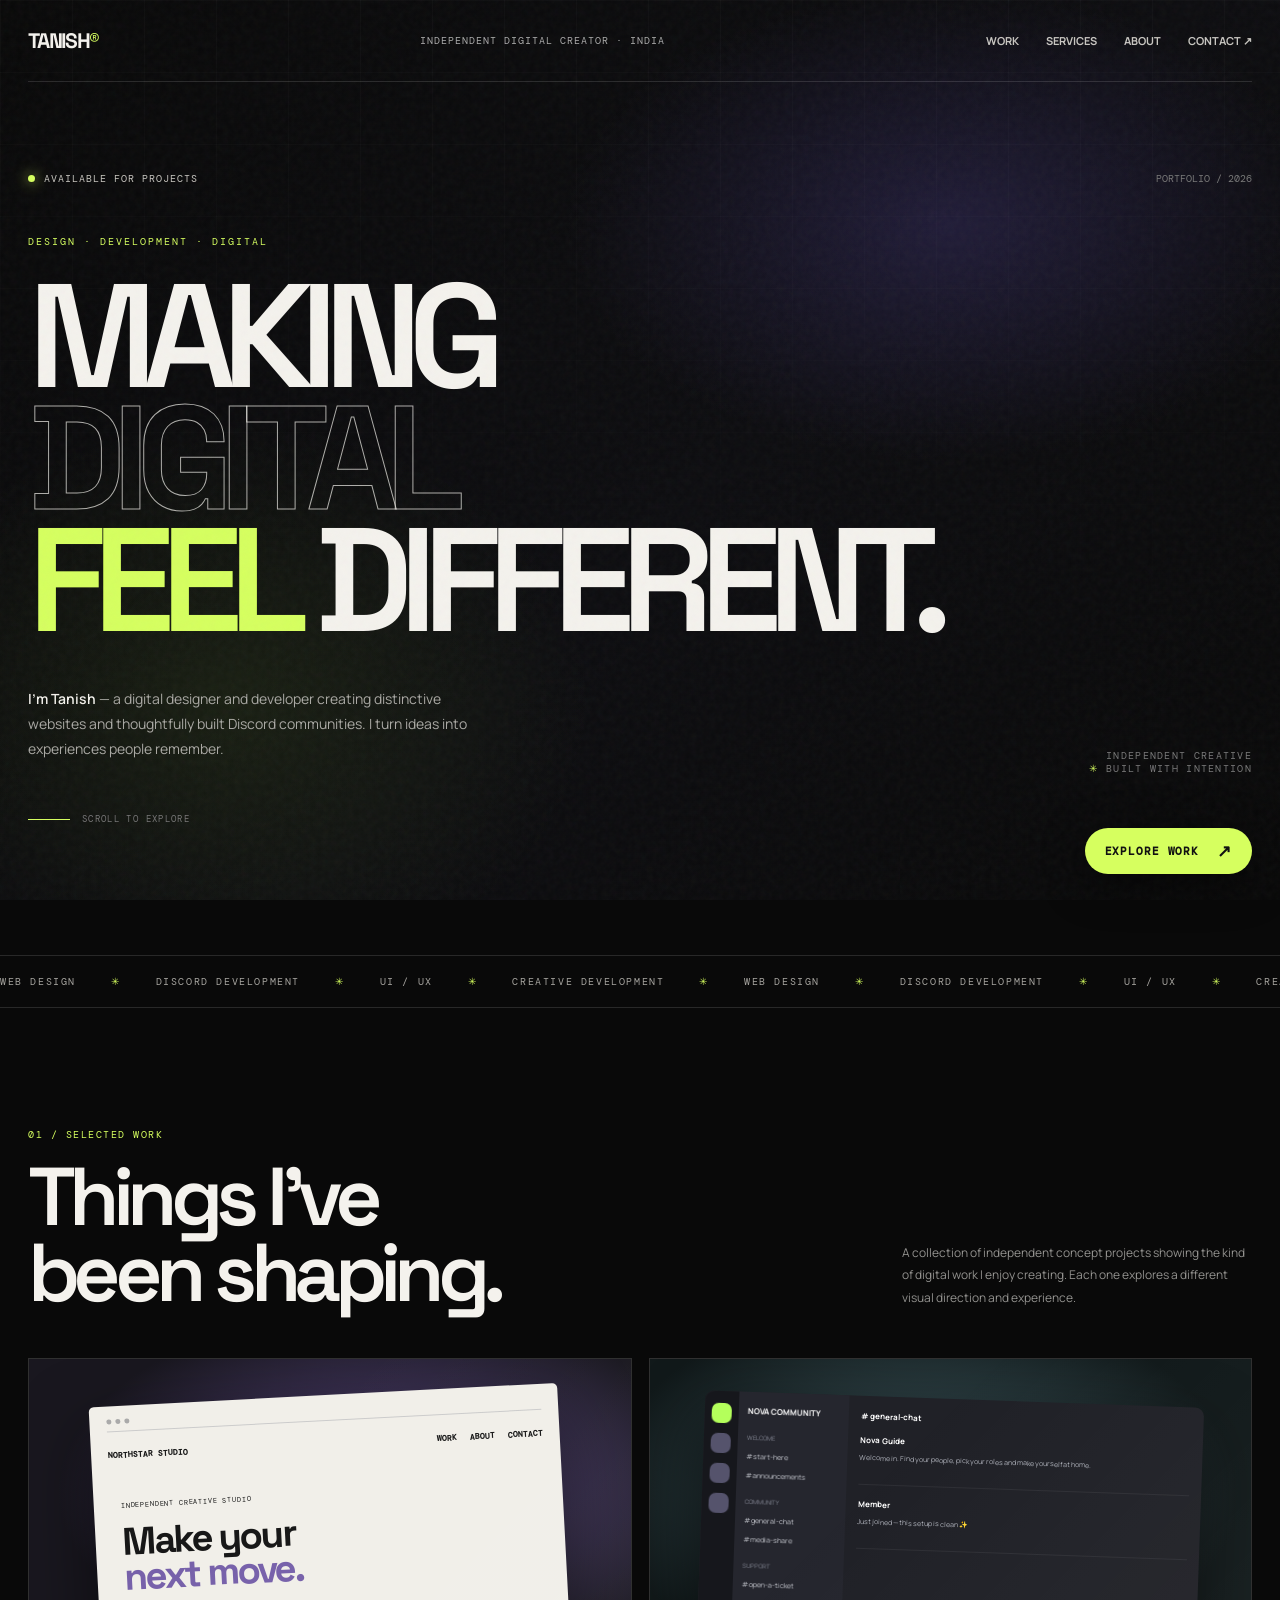
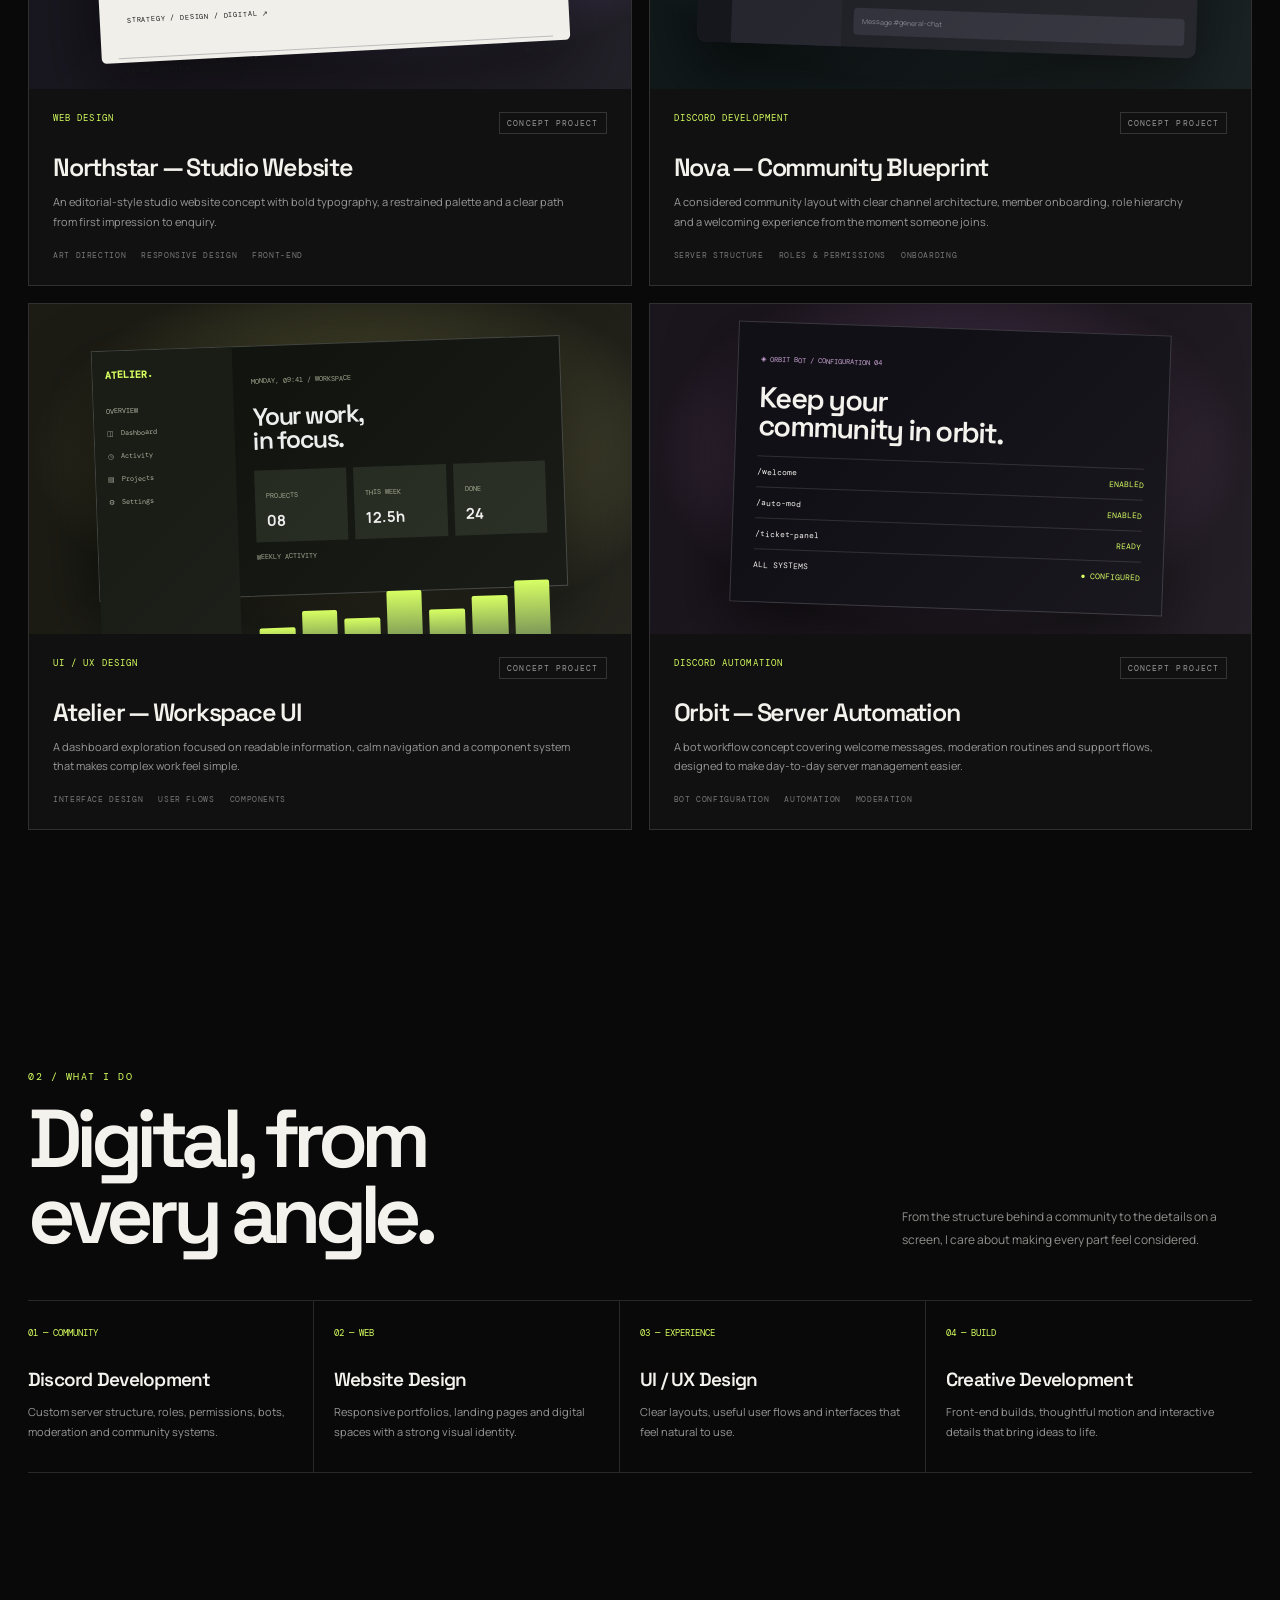
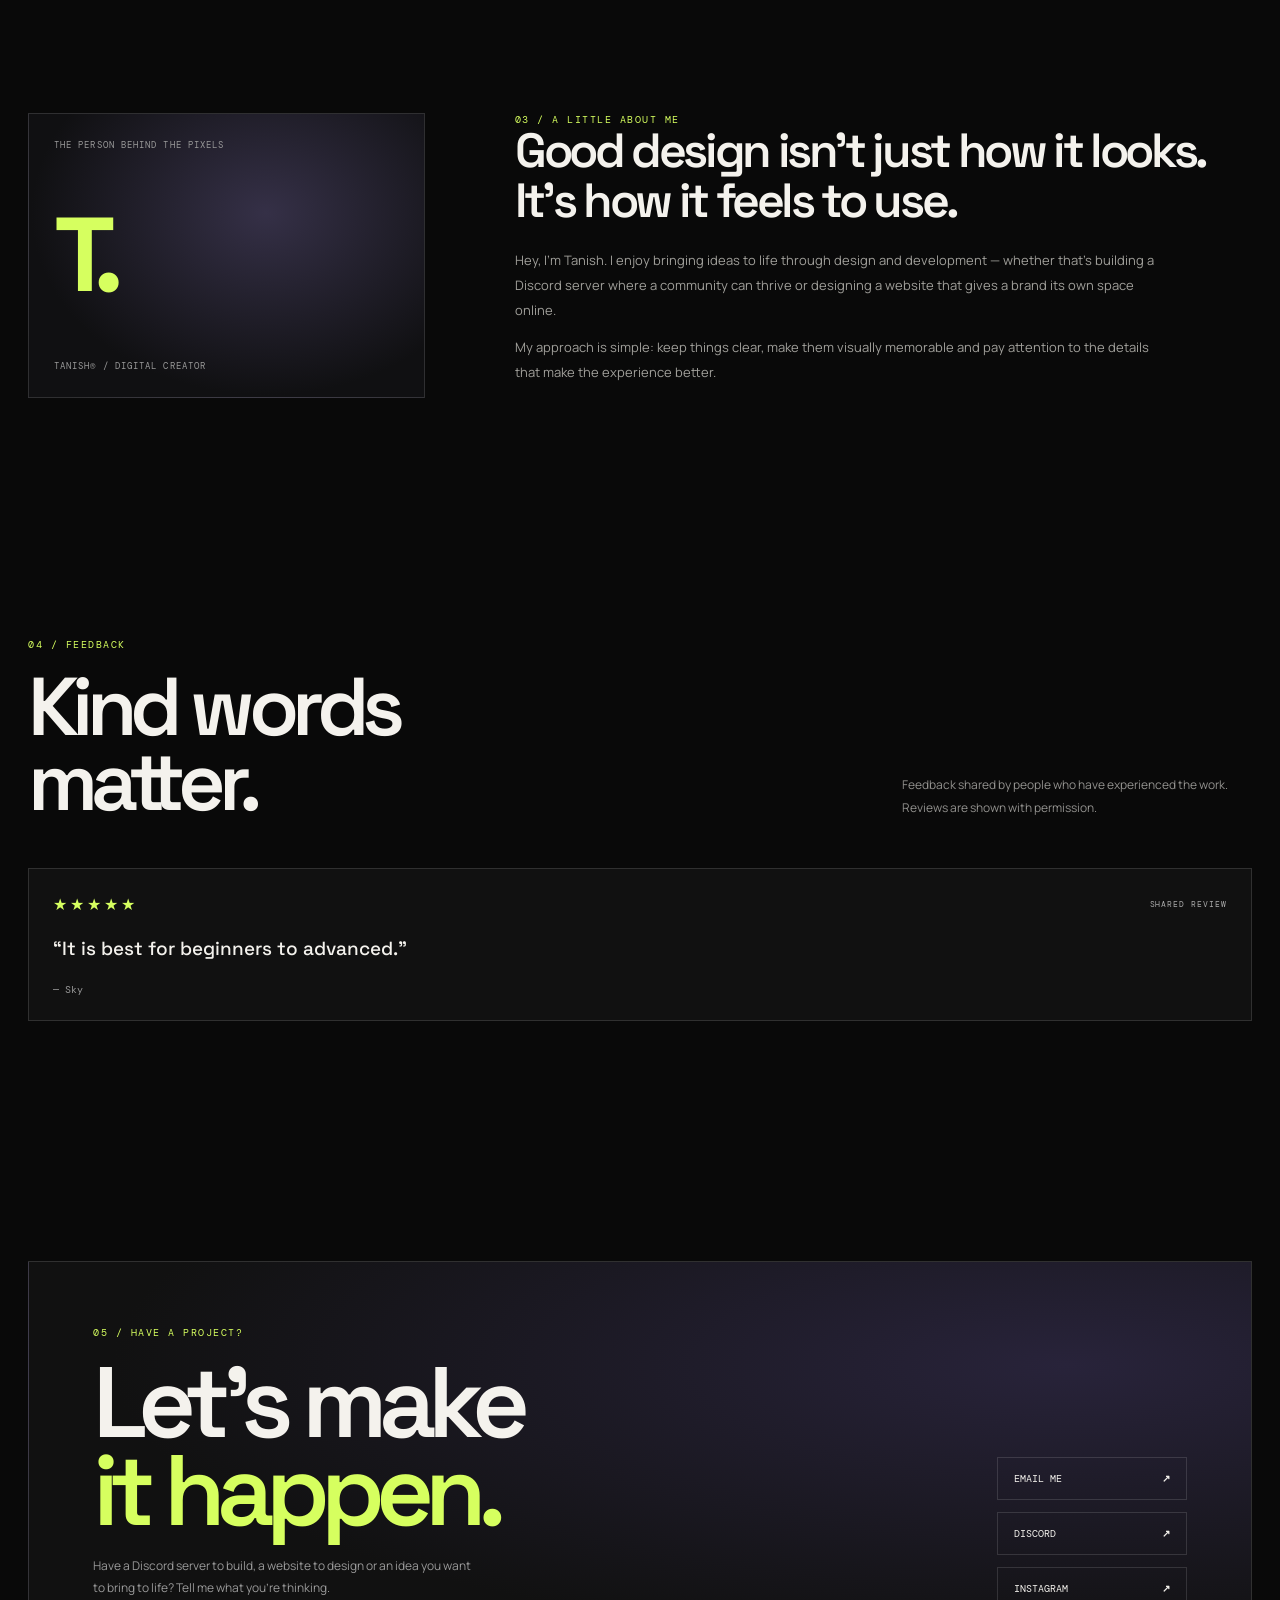
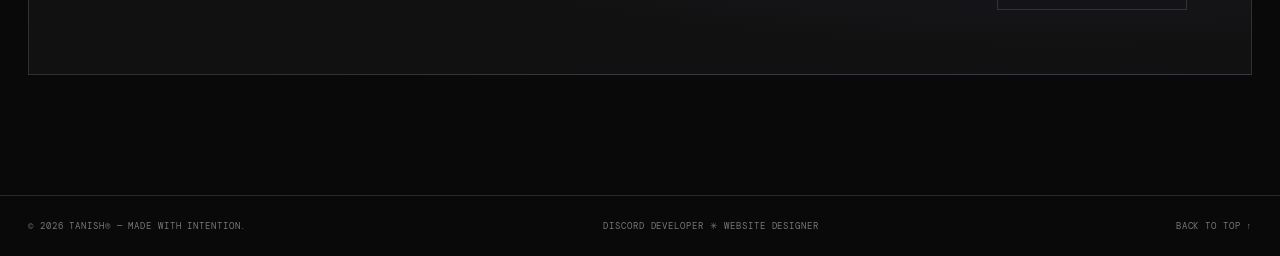
<file: TANISH-digital-designer.html>
<!DOCTYPE html>
<html lang="en">
<head>
<meta charset="UTF-8"><meta name="viewport" content="width=device-width, initial-scale=1"><meta name="theme-color" content="#090909">
<meta name="description" content="Tanish — independent digital designer, Discord developer and website designer.">
<title>TANISH® — Digital Designer & Developer</title>
<link rel="preconnect" href="https://fonts.googleapis.com"><link rel="preconnect" href="https://fonts.gstatic.com" crossorigin>
<link href="https://fonts.googleapis.com/css2?family=DM+Mono:wght@400;500&family=Manrope:wght@400;500;600;700;800&family=Space+Grotesk:wght@400;500;600;700&display=swap" rel="stylesheet">
<style>
:root{--bg:#090909;--fg:#f4f2ed;--muted:#92918e;--line:rgba(255,255,255,.13);--lime:#d6ff5f;--violet:#a58aff;--max:1240px}*{box-sizing:border-box}html{scroll-behavior:smooth;scroll-padding-top:90px}body{margin:0;background:var(--bg);color:var(--fg);font-family:Manrope, sans-serif;overflow-x:hidden}a{color:inherit;text-decoration:none}button{font:inherit}.grain{position:fixed;inset:0;z-index:5;pointer-events:none;opacity:.055;background-image:url("data:image/svg+xml,%3Csvg viewBox='0 0 180 180' xmlns='http://www.w3.org/2000/svg'%3E%3Cfilter id='n'%3E%3CfeTurbulence type='fractalNoise' baseFrequency='.8' numOctaves='3' stitchTiles='stitch'/%3E%3C/filter%3E%3Crect width='100%25' height='100%25' filter='url(%23n)' opacity='.7'/%3E%3C/svg%3E")}.ambient{position:fixed;inset:0;z-index:-2;pointer-events:none;background:radial-gradient(ellipse 40% 35% at 74% 25%,rgba(130,105,255,.17),transparent 75%),radial-gradient(ellipse 38% 42% at 18% 78%,rgba(180,255,70,.08),transparent 75%),linear-gradient(135deg,#090909,#0d0d10 55%,#090909)}.ambient:after{content:"";position:absolute;inset:0;background-image:linear-gradient(rgba(255,255,255,.025) 1px,transparent 1px),linear-gradient(90deg,rgba(255,255,255,.025) 1px,transparent 1px);background-size:72px 72px;mask-image:linear-gradient(to bottom,black,transparent 85%)}.wrap{width:min(var(--max),calc(100% - 56px));margin:auto}.mono{font-family:'DM Mono',monospace;letter-spacing:.12em;text-transform:uppercase}.topbar{height:82px;display:flex;align-items:center;justify-content:space-between;border-bottom:1px solid var(--line);position:relative;z-index:3}.brand{font:700 21px 'Space Grotesk';letter-spacing:-.08em}.brand b{color:var(--lime)}.top-meta{font:10px 'DM Mono';color:#aaa;letter-spacing:.1em}.nav{display:flex;gap:27px;font-size:11px;font-weight:700;color:#c8c6c1}.nav a{transition:.2s}.nav a:hover{color:var(--lime)}.hero{min-height:calc(100svh - 82px);padding:90px 0 65px;display:flex;flex-direction:column;justify-content:space-between;position:relative}.hero-top{display:flex;justify-content:space-between;align-items:center}.availability{display:flex;align-items:center;gap:9px;color:#c7c5bf;font:10px 'DM Mono';letter-spacing:.1em}.pulse{width:7px;height:7px;background:var(--lime);border-radius:50%;box-shadow:0 0 14px var(--lime)}.hero-index{font:10px 'DM Mono';color:#777}.hero-main{position:relative;padding:50px 0 65px}.eyebrow{font:10px 'DM Mono';letter-spacing:.2em;color:var(--lime);text-transform:uppercase}.hero h1{font:600 clamp(64px,11.5vw,158px)/.83 'Space Grotesk';letter-spacing:-.095em;margin:27px 0 30px;max-width:1100px}.hero h1 .outline{color:transparent;-webkit-text-stroke:1px rgba(244,242,237,.7)}.hero h1 .lime{color:var(--lime)}.hero-bottom{display:flex;align-items:end;justify-content:space-between;gap:30px}.intro{font-size:14px;line-height:1.8;color:#aaa9a4;max-width:440px}.intro strong{color:var(--fg);font-weight:600}.hero-mark{font:10px 'DM Mono';color:#777;letter-spacing:.13em;text-align:right}.hero-mark span{color:var(--lime)}.scroll-note{display:flex;gap:12px;align-items:center;color:#777;font:9px 'DM Mono';letter-spacing:.15em;margin-top:38px}.scroll-note i{display:block;width:42px;height:1px;background:var(--lime)}.work-float{position:fixed;right:28px;bottom:26px;z-index:30;display:flex;align-items:center;gap:18px;padding:16px 20px;border-radius:999px;background:var(--lime);color:#111;font:700 11px 'DM Mono';letter-spacing:.08em;box-shadow:0 10px 40px #0008;transition:.25s}.work-float:hover{transform:translateY(-5px);box-shadow:0 14px 45px #d6ff5f35}.work-float b{font-size:17px;line-height:10px}.ticker{border-block:1px solid var(--line);overflow:hidden}.ticker-track{display:flex;gap:35px;width:max-content;padding:19px 0;color:#a6a49f;font:10px 'DM Mono';letter-spacing:.16em;animation:marquee 30s linear infinite}.ticker-track span:after{content:'✳';color:var(--lime);margin-left:35px}@keyframes marquee{to{transform:translateX(-50%)}}section{padding:120px 0}.section-top{display:flex;justify-content:space-between;align-items:end;gap:30px;margin-bottom:48px}.section-no{font:10px 'DM Mono';color:var(--lime);letter-spacing:.15em}.section-top h2{font:600 clamp(42px,6.5vw,82px)/.92 'Space Grotesk';letter-spacing:-.08em;margin:18px 0 0}.section-top p{max-width:350px;color:var(--muted);font-size:12px;line-height:1.9;margin:0}.work-grid{display:grid;grid-template-columns:1fr 1fr;gap:17px}.work-card{border:1px solid var(--line);background:#111;overflow:hidden;transition:.35s}.work-card:hover{transform:translateY(-7px);border-color:#d6ff5f70}.visual{height:330px;position:relative;overflow:hidden;display:flex;align-items:center;justify-content:center;background:#17171a}.visual:after{content:'';position:absolute;inset:0;background:linear-gradient(135deg,transparent 35%,rgba(255,255,255,.045));pointer-events:none}.visual.web{background:radial-gradient(ellipse at 60% 40%,#5d4a87,#19171f 65%)}.visual.discord{background:radial-gradient(ellipse at 45% 40%,#415c63,#11191a 68%)}.visual.dashboard{background:radial-gradient(ellipse at 55% 45%,#6b693d,#1c1c15 70%)}.visual.bot{background:radial-gradient(ellipse at 50% 45%,#694b72,#1b151d 70%)}.browser{width:78%;height:78%;background:#f1efe9;color:#171717;border-radius:5px;box-shadow:0 28px 70px #0008;transform:rotate(-3deg);padding:13px 17px;position:relative}.browserbar{height:13px;border-bottom:1px solid #ccc;display:flex;gap:4px;margin-bottom:18px}.browserbar i{width:5px;height:5px;border-radius:50%;background:#aaa}.browsernav{font:700 8px 'DM Mono';display:flex;justify-content:space-between}.browserhero{padding:30px 10px}.browserhero small{font:7px 'DM Mono';letter-spacing:.12em}.browserhero strong{display:block;font:700 clamp(22px,3vw,40px)/.9 'Space Grotesk';letter-spacing:-.07em;margin:12px 0}.browserhero em{color:#7761aa;font-style:normal}.browserfoot{border-top:1px solid #bbb;padding-top:8px;display:flex;justify-content:space-between;font:6px 'DM Mono'}.discord-window{width:83%;height:76%;background:#202127;border-radius:9px;display:grid;grid-template-columns:34px 110px 1fr;overflow:hidden;box-shadow:0 25px 65px #0009;transform:rotate(2deg);font-size:7px;color:#c9cbd2}.servers{background:#16171c;display:flex;flex-direction:column;align-items:center;gap:10px;padding:12px 0}.servers i{width:20px;height:20px;border-radius:7px;background:#55536c}.servers i:first-child{background:#b4ff5b}.channels{background:#25262e;padding:13px 9px;display:flex;flex-direction:column;gap:10px}.channels b{font-size:8px;color:white}.channels small{color:#858895;font-size:6px;margin-top:8px}.chat{padding:14px 12px;position:relative}.chat b{font-size:8px;color:white}.chat p{font-size:7px;line-height:1.7;color:#aeb1ba}.chat .msg{border-bottom:1px solid #ffffff10;padding:13px 0}.chat .input{position:absolute;bottom:12px;left:12px;right:12px;padding:9px;background:#30313a;border-radius:4px;color:#858895}.dash{width:78%;height:76%;background:#11140f;border:1px solid #ffffff35;box-shadow:0 25px 65px #0009;display:grid;grid-template-columns:30% 70%;transform:rotate(-2deg);color:#eee}.dashside{padding:17px 12px;background:#191d16;font:7px 'DM Mono';color:#a9b09d}.dashside b{display:block;color:#d6ff5f;font-size:10px;margin-bottom:25px}.dashside p{margin:13px 0}.dashmain{padding:20px 18px}.dashmain small{font:7px 'DM Mono';color:#a1a58e}.dashmain h3{font:600 25px/.95 'Space Grotesk';letter-spacing:-.06em;margin:17px 0}.dashstats{display:flex;gap:7px}.dashstats div{background:#252a20;padding:11px;flex:1}.dashstats b{display:block;font-size:15px;margin-top:7px}.bars{height:65px;display:flex;align-items:end;gap:7px;margin-top:22px}.bars i{flex:1;background:linear-gradient(#d6ff5f,#6c8750);height:var(--h);border-radius:2px 2px 0 0}.botpanel{width:72%;background:#121017;border:1px solid #ffffff2b;padding:22px;box-shadow:0 25px 65px #0009;transform:rotate(2deg)}.botpanel small{font:7px 'DM Mono';color:#c9a5d4}.botpanel h3{font:600 29px/.95 'Space Grotesk';letter-spacing:-.06em;margin:17px 0}.botrow{display:flex;justify-content:space-between;border-top:1px solid #ffffff20;padding:10px 0;font:8px 'DM Mono'}.botrow b{color:var(--lime);font-weight:400}.project-info{padding:23px 24px 25px}.project-meta{display:flex;justify-content:space-between;gap:10px;color:var(--lime);font:9px 'DM Mono';letter-spacing:.12em}.tag{color:#999;border:1px solid #ffffff25;padding:5px 7px;font-size:8px}.project-info h3{font:600 25px 'Space Grotesk';letter-spacing:-.05em;margin:17px 0 9px}.project-info p{font-size:11px;color:#999;line-height:1.8;max-width:520px;margin:0}.project-foot{display:flex;gap:15px;flex-wrap:wrap;margin-top:18px;color:#777;font:8px 'DM Mono';letter-spacing:.08em}.services{display:grid;grid-template-columns:repeat(4,1fr);border-top:1px solid var(--line);border-bottom:1px solid var(--line)}.service{padding:26px 20px 30px 0;border-right:1px solid var(--line);margin-right:20px}.service:last-child{border:0;margin:0}.service .n{font:9px 'DM Mono';color:var(--lime)}.service h3{font:600 19px 'Space Grotesk';letter-spacing:-.04em;margin:28px 0 10px}.service p{font-size:11px;color:#999;line-height:1.8;margin:0}.about{display:grid;grid-template-columns:.7fr 1.3fr;gap:90px}.about-stamp{min-height:280px;border:1px solid var(--line);display:flex;flex-direction:column;justify-content:space-between;padding:25px;background:radial-gradient(ellipse at 60% 35%,#353047,#101012 70%)}.about-stamp strong{font:700 105px/.8 'Space Grotesk';letter-spacing:-.12em;color:var(--lime)}.about-stamp small{font:9px 'DM Mono';color:#999;letter-spacing:.12em}.about-copy h3{font:600 clamp(30px,4vw,48px)/1.05 'Space Grotesk';letter-spacing:-.07em;margin:0 0 22px}.about-copy p{font-size:13px;line-height:1.9;color:#a09f9a;max-width:650px}.review-card{margin-top:30px;border:1px solid var(--line);padding:24px;background:#111}.review-top{display:flex;justify-content:space-between;align-items:center}.stars{color:var(--lime);letter-spacing:3px}.review-label{font:8px 'DM Mono';color:#aaa;letter-spacing:.12em}.review-card blockquote{font:500 19px/1.5 'Space Grotesk';margin:20px 0}.review-author{font:10px 'DM Mono';color:#999}.contact{border:1px solid var(--line);padding:clamp(25px,5vw,65px);display:flex;justify-content:space-between;align-items:end;gap:30px;background:radial-gradient(ellipse at 85% 25%,#28233a,#111 65%)}.contact h2{font:600 clamp(48px,8vw,100px)/.88 'Space Grotesk';letter-spacing:-.09em;margin:20px 0}.contact h2 span{color:var(--lime)}.contact p{color:#999;font-size:12px;line-height:1.8;max-width:390px}.contact-actions{display:flex;flex-direction:column;gap:12px;min-width:190px}.contact-actions a{border:1px solid var(--line);padding:14px 16px;font:10px 'DM Mono';display:flex;justify-content:space-between;transition:.2s}.contact-actions a:hover{border-color:var(--lime);color:var(--lime)}footer{border-top:1px solid var(--line);padding:24px 0;color:#777;font:9px 'DM Mono';letter-spacing:.1em}.footer{display:flex;justify-content:space-between;gap:20px}.reveal{opacity:0;transform:translateY(22px);transition:opacity .7s,transform .7s}.reveal.visible{opacity:1;transform:none}
@media(max-width:850px){.nav{gap:15px}.top-meta{display:none}.hero{min-height:780px;padding-top:65px}.hero h1{font-size:clamp(60px,13vw,105px)}.services{grid-template-columns:1fr 1fr}.service:nth-child(2){border-right:0}.service:nth-child(n+3){border-top:1px solid var(--line);padding-top:25px}.about{gap:35px}.visual{height:280px}}
@media(max-width:600px){.wrap{width:calc(100% - 36px)}.topbar{height:68px}.nav{gap:14px;font-size:9px}.brand{font-size:18px}.hero{min-height:calc(100svh - 68px);padding:55px 0 38px}.hero-top{align-items:start}.hero h1{font-size:clamp(58px,15vw,88px);margin:25px 0}.hero-bottom{display:block}.hero-mark{text-align:left;margin-top:24px}.section-top{display:block}.section-top p{margin-top:22px}.work-grid{grid-template-columns:1fr}.visual{height:280px}.services{grid-template-columns:1fr 1fr}.service{padding:20px 13px 24px 0;margin-right:13px}.service h3{font-size:17px}.about{grid-template-columns:1fr;gap:28px}.about-stamp{min-height:200px}.about-stamp strong{font-size:80px}.contact{display:block}.contact-actions{margin-top:30px}.footer{flex-direction:column}.work-float{right:15px;bottom:15px;padding:14px 17px}.ticker-track{font-size:9px}section{padding:85px 0}}
@media(prefers-reduced-motion:reduce){*,*:before,*:after{animation-duration:.01ms!important;animation-iteration-count:1!important;scroll-behavior:auto!important;transition-duration:.01ms!important}.reveal{opacity:1;transform:none}}
</style>
</head>
<body><div class="ambient"></div><div class="grain"></div>
<header class="wrap topbar"><a class="brand" href="#home">TANISH<b>®</b></a><div class="top-meta">INDEPENDENT DIGITAL CREATOR · INDIA</div><nav class="nav"><a href="#work">WORK</a><a href="#services">SERVICES</a><a href="#about">ABOUT</a><a href="#contact">CONTACT ↗</a></nav></header>
<main>
<section class="hero wrap" id="home"><div class="hero-top"><div class="availability"><i class="pulse"></i> AVAILABLE FOR PROJECTS</div><div class="hero-index">PORTFOLIO / 2026</div></div>
<div class="hero-main"><div class="eyebrow">DESIGN · DEVELOPMENT · DIGITAL</div><h1>MAKING<br><span class="outline">DIGITAL</span><br><span class="lime">FEEL</span> DIFFERENT.</h1><div class="hero-bottom"><p class="intro"><strong>I'm Tanish</strong> — a digital designer and developer creating distinctive websites and thoughtfully built Discord communities. I turn ideas into experiences people remember.</p><div class="hero-mark">INDEPENDENT CREATIVE<br><span>✳</span> BUILT WITH INTENTION</div></div><div class="scroll-note"><i></i> SCROLL TO EXPLORE</div></div></section>
<div class="ticker"><div class="ticker-track"><span>WEB DESIGN</span><span>DISCORD DEVELOPMENT</span><span>UI / UX</span><span>CREATIVE DEVELOPMENT</span><span>WEB DESIGN</span><span>DISCORD DEVELOPMENT</span><span>UI / UX</span><span>CREATIVE DEVELOPMENT</span></div></div>
<section id="work"><div class="wrap"><div class="section-top reveal"><div><div class="section-no">01 / SELECTED WORK</div><h2>Things I've<br>been shaping.</h2></div><p>A collection of independent concept projects showing the kind of digital work I enjoy creating. Each one explores a different visual direction and experience.</p></div>
<div class="work-grid">
<article class="work-card reveal"><div class="visual web"><div class="browser"><div class="browserbar"><i></i><i></i><i></i></div><div class="browsernav">NORTHSTAR STUDIO <span>WORK　 ABOUT　 CONTACT</span></div><div class="browserhero"><small>INDEPENDENT CREATIVE STUDIO</small><strong>Make your<br><em>next move.</em></strong><small>STRATEGY / DESIGN / DIGITAL ↗</small></div><div class="browserfoot"><span>CREATIVE DIRECTION</span><span>01 — 04</span></div></div></div><div class="project-info"><div class="project-meta">WEB DESIGN <span class="tag">CONCEPT PROJECT</span></div><h3>Northstar — Studio Website</h3><p>An editorial-style studio website concept with bold typography, a restrained palette and a clear path from first impression to enquiry.</p><div class="project-foot"><span>ART DIRECTION</span><span>RESPONSIVE DESIGN</span><span>FRONT-END</span></div></div></article>
<article class="work-card reveal"><div class="visual discord"><div class="discord-window"><div class="servers"><i></i><i></i><i></i><i></i></div><div class="channels"><b>NOVA COMMUNITY</b><small>WELCOME</small><span># start-here</span><span># announcements</span><small>COMMUNITY</small><span># general-chat</span><span># media-share</span><small>SUPPORT</small><span># open-a-ticket</span></div><div class="chat"><b># general-chat</b><div class="msg"><b>Nova Guide</b><p>Welcome in. Find your people, pick your roles and make yourself at home.</p></div><div class="msg"><b>Member</b><p>Just joined — this setup is clean ✨</p></div><div class="input">Message #general-chat</div></div></div></div><div class="project-info"><div class="project-meta">DISCORD DEVELOPMENT <span class="tag">CONCEPT PROJECT</span></div><h3>Nova — Community Blueprint</h3><p>A considered community layout with clear channel architecture, member onboarding, role hierarchy and a welcoming experience from the moment someone joins.</p><div class="project-foot"><span>SERVER STRUCTURE</span><span>ROLES & PERMISSIONS</span><span>ONBOARDING</span></div></div></article>
<article class="work-card reveal"><div class="visual dashboard"><div class="dash"><div class="dashside"><b>ATELIER.</b><p>OVERVIEW</p><p>◫　Dashboard</p><p>◷　Activity</p><p>▤　Projects</p><p>⚙　Settings</p></div><div class="dashmain"><small>MONDAY, 09:41 / WORKSPACE</small><h3>Your work,<br>in focus.</h3><div class="dashstats"><div><small>PROJECTS</small><b>08</b></div><div><small>THIS WEEK</small><b>12.5h</b></div><div><small>DONE</small><b>24</b></div></div><small>WEEKLY ACTIVITY</small><div class="bars"><i style="--h:35%"></i><i style="--h:60%"></i><i style="--h:45%"></i><i style="--h:85%"></i><i style="--h:55%"></i><i style="--h:73%"></i><i style="--h:95%"></i></div></div></div></div><div class="project-info"><div class="project-meta">UI / UX DESIGN <span class="tag">CONCEPT PROJECT</span></div><h3>Atelier — Workspace UI</h3><p>A dashboard exploration focused on readable information, calm navigation and a component system that makes complex work feel simple.</p><div class="project-foot"><span>INTERFACE DESIGN</span><span>USER FLOWS</span><span>COMPONENTS</span></div></div></article>
<article class="work-card reveal"><div class="visual bot"><div class="botpanel"><small>◈ ORBIT BOT / CONFIGURATION 04</small><h3>Keep your<br>community in orbit.</h3><div class="botrow"><span>/welcome</span><b>ENABLED</b></div><div class="botrow"><span>/auto-mod</span><b>ENABLED</b></div><div class="botrow"><span>/ticket-panel</span><b>READY</b></div><div class="botrow"><span>ALL SYSTEMS</span><b>● CONFIGURED</b></div></div></div><div class="project-info"><div class="project-meta">DISCORD AUTOMATION <span class="tag">CONCEPT PROJECT</span></div><h3>Orbit — Server Automation</h3><p>A bot workflow concept covering welcome messages, moderation routines and support flows, designed to make day-to-day server management easier.</p><div class="project-foot"><span>BOT CONFIGURATION</span><span>AUTOMATION</span><span>MODERATION</span></div></div></article>
</div></div></section>
<section id="services"><div class="wrap"><div class="section-top reveal"><div><div class="section-no">02 / WHAT I DO</div><h2>Digital, from<br>every angle.</h2></div><p>From the structure behind a community to the details on a screen, I care about making every part feel considered.</p></div><div class="services"><article class="service reveal"><div class="n">01 — COMMUNITY</div><h3>Discord Development</h3><p>Custom server structure, roles, permissions, bots, moderation and community systems.</p></article><article class="service reveal"><div class="n">02 — WEB</div><h3>Website Design</h3><p>Responsive portfolios, landing pages and digital spaces with a strong visual identity.</p></article><article class="service reveal"><div class="n">03 — EXPERIENCE</div><h3>UI / UX Design</h3><p>Clear layouts, useful user flows and interfaces that feel natural to use.</p></article><article class="service reveal"><div class="n">04 — BUILD</div><h3>Creative Development</h3><p>Front-end builds, thoughtful motion and interactive details that bring ideas to life.</p></article></div></div></section>
<section id="about"><div class="wrap about"><div class="about-stamp reveal"><small>THE PERSON BEHIND THE PIXELS</small><strong>T.</strong><small>TANISH® / DIGITAL CREATOR</small></div><div class="about-copy reveal"><div class="section-no">03 / A LITTLE ABOUT ME</div><h3>Good design isn't just how it looks. It's how it feels to use.</h3><p>Hey, I'm Tanish. I enjoy bringing ideas to life through design and development — whether that's building a Discord server where a community can thrive or designing a website that gives a brand its own space online.</p><p>My approach is simple: keep things clear, make them visually memorable and pay attention to the details that make the experience better.</p></div></div></section>
<section id="reviews"><div class="wrap"><div class="section-top reveal"><div><div class="section-no">04 / FEEDBACK</div><h2>Kind words<br>matter.</h2></div><p>Feedback shared by people who have experienced the work. Reviews are shown with permission.</p></div><article class="review-card reveal"><div class="review-top"><span class="stars">★★★★★</span><span class="review-label">SHARED REVIEW</span></div><blockquote>“It is best for beginners to advanced.”</blockquote><div class="review-author">— Sky</div></article></div></section>
<section id="contact"><div class="wrap"><div class="contact reveal"><div><div class="section-no">05 / HAVE A PROJECT?</div><h2>Let's make<br><span>it happen.</span></h2><p>Have a Discord server to build, a website to design or an idea you want to bring to life? Tell me what you're thinking.</p></div><div class="contact-actions"><a href="mailto:tanishhdumbbo@gmail.com?subject=Project%20Inquiry">EMAIL ME <b>↗</b></a><a href="https://discord.com/users/1465283869195501670" target="_blank" rel="noopener">DISCORD <b>↗</b></a><a href="https://www.instagram.com/tanishhhg?evlk=MTQxaGNlMDlwNGRnYg==" target="_blank" rel="noopener">INSTAGRAM <b>↗</b></a></div></div></div></section>
</main><a class="work-float" href="#work">EXPLORE WORK <b>↗</b></a><footer><div class="wrap footer"><span>© <span id="year"></span> TANISH® — MADE WITH INTENTION.</span><span>DISCORD DEVELOPER ✳ WEBSITE DESIGNER</span><a href="#home">BACK TO TOP ↑</a></div></footer>
<script>document.getElementById('year').textContent=new Date().getFullYear();const obs=new IntersectionObserver(es=>es.forEach(e=>{if(e.isIntersecting){e.target.classList.add('visible');obs.unobserve(e.target)}}),{threshold:.12});document.querySelectorAll('.reveal').forEach(x=>obs.observe(x));</script>
</body></html>
</file>
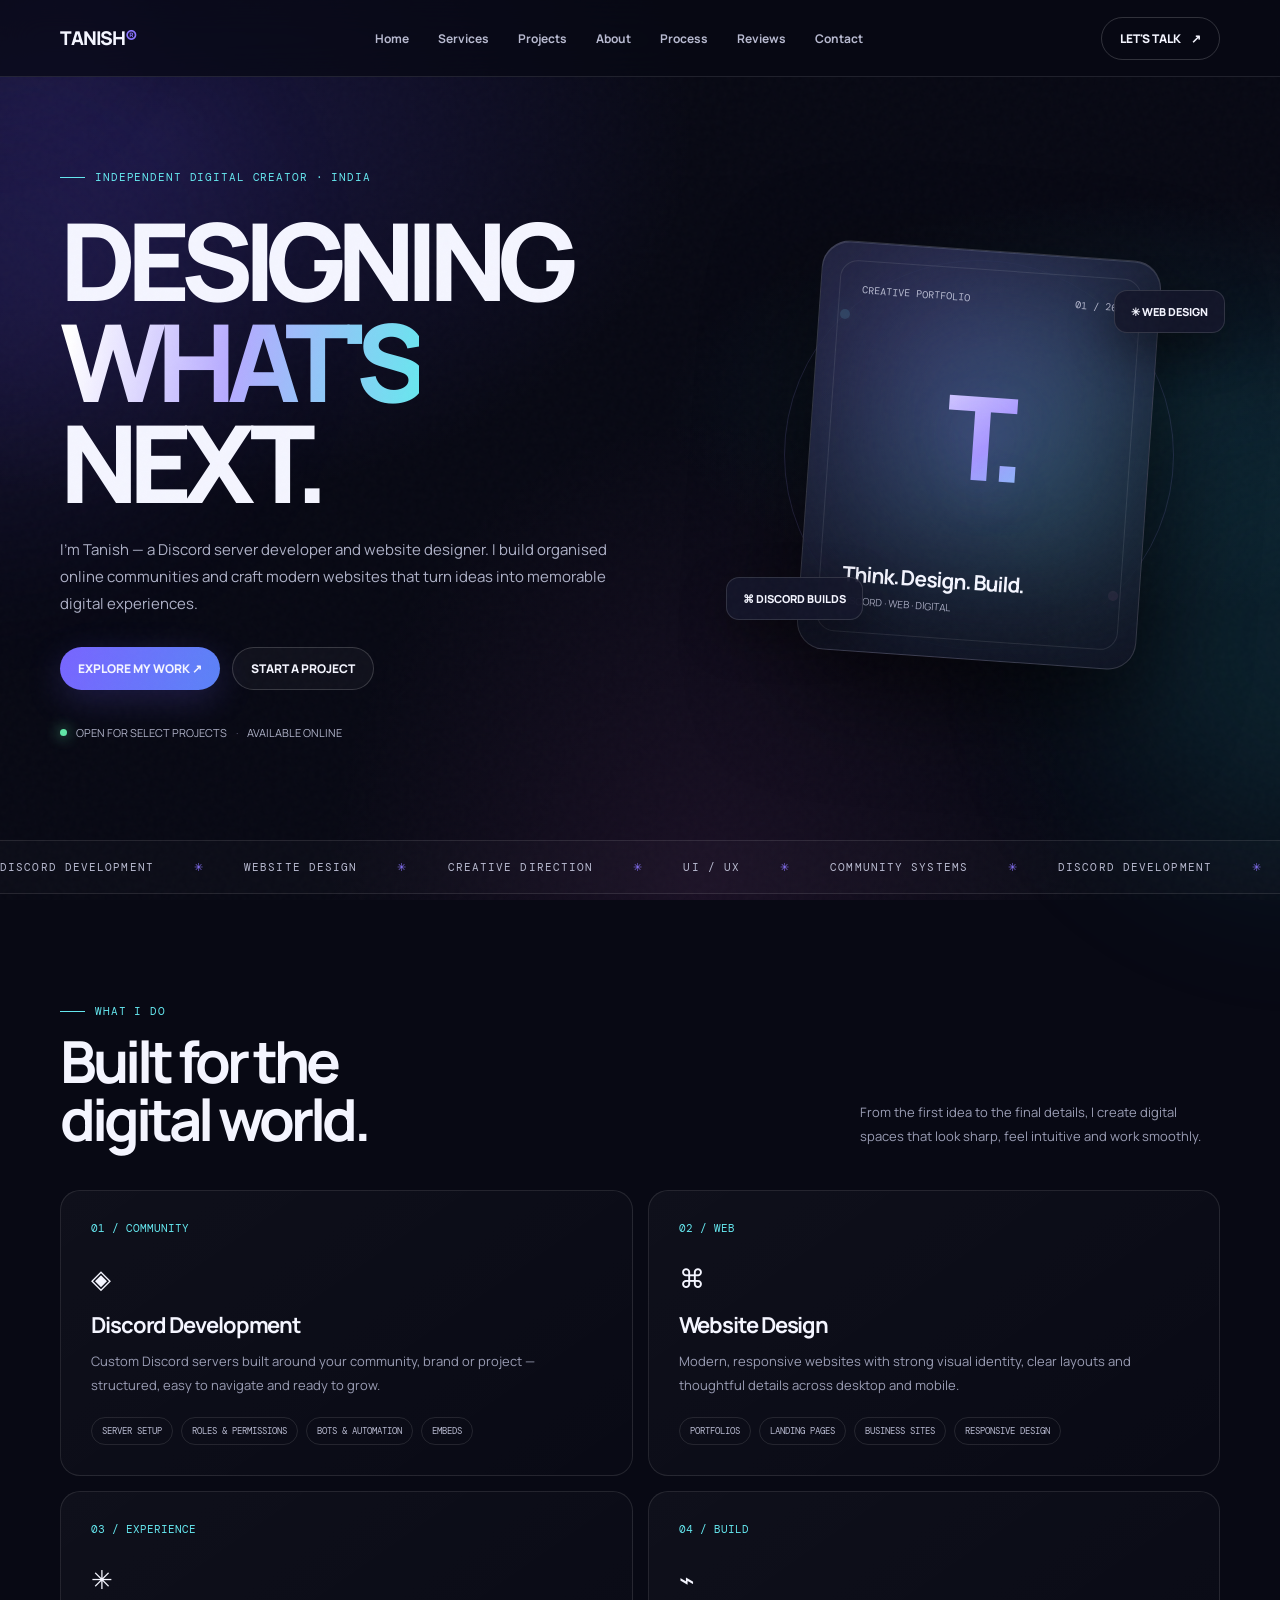
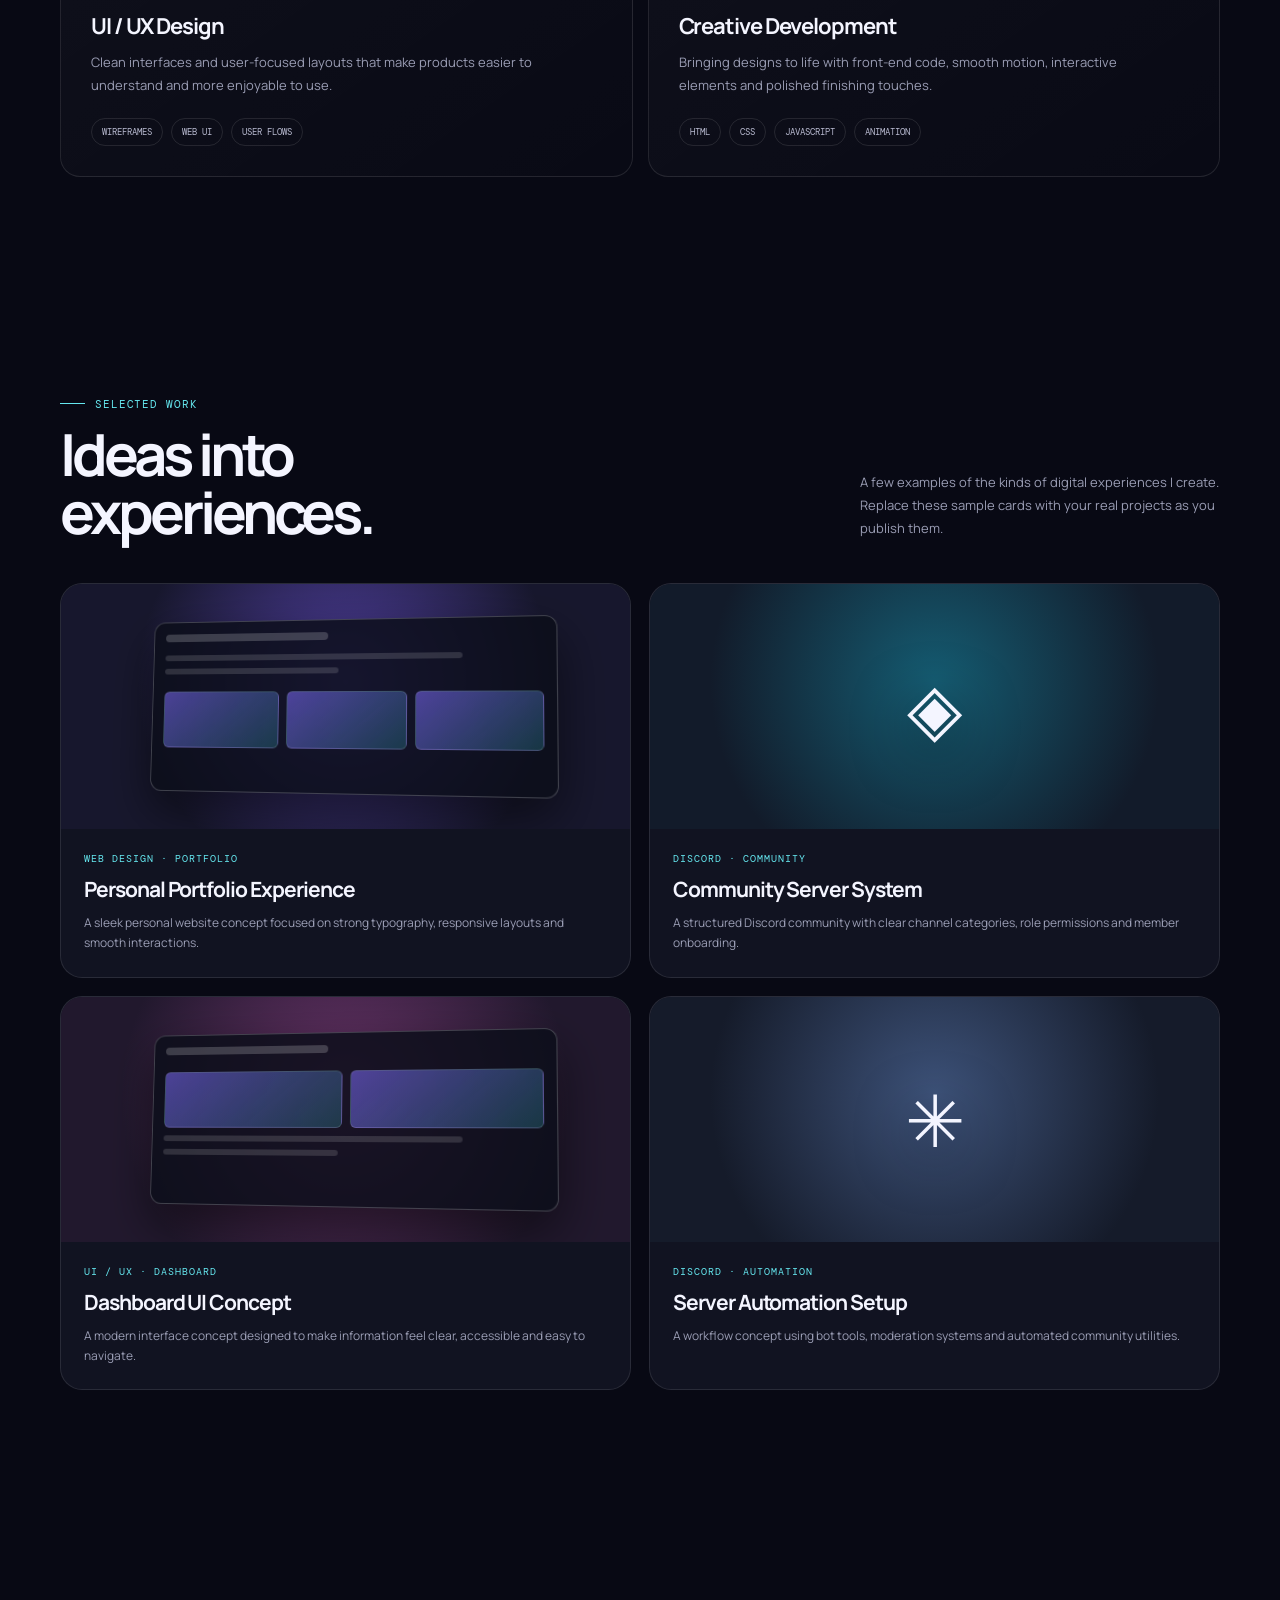
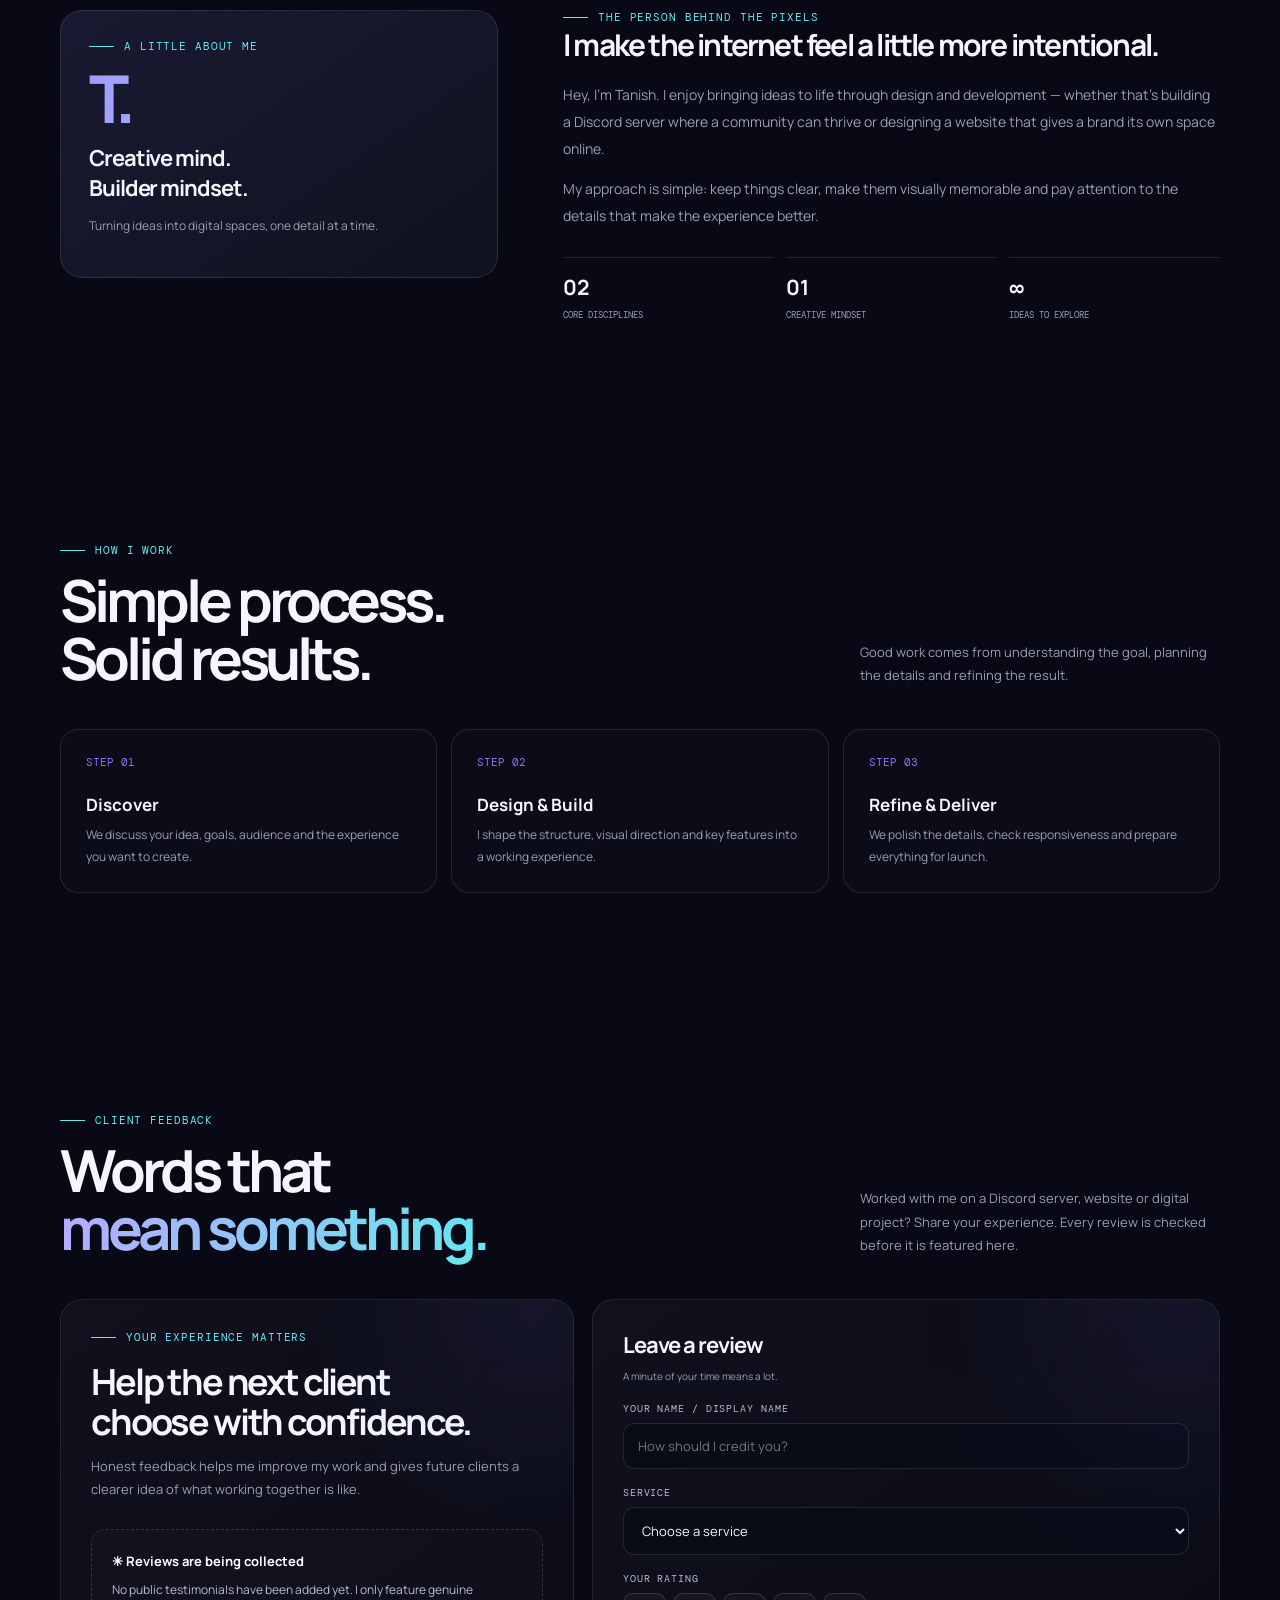
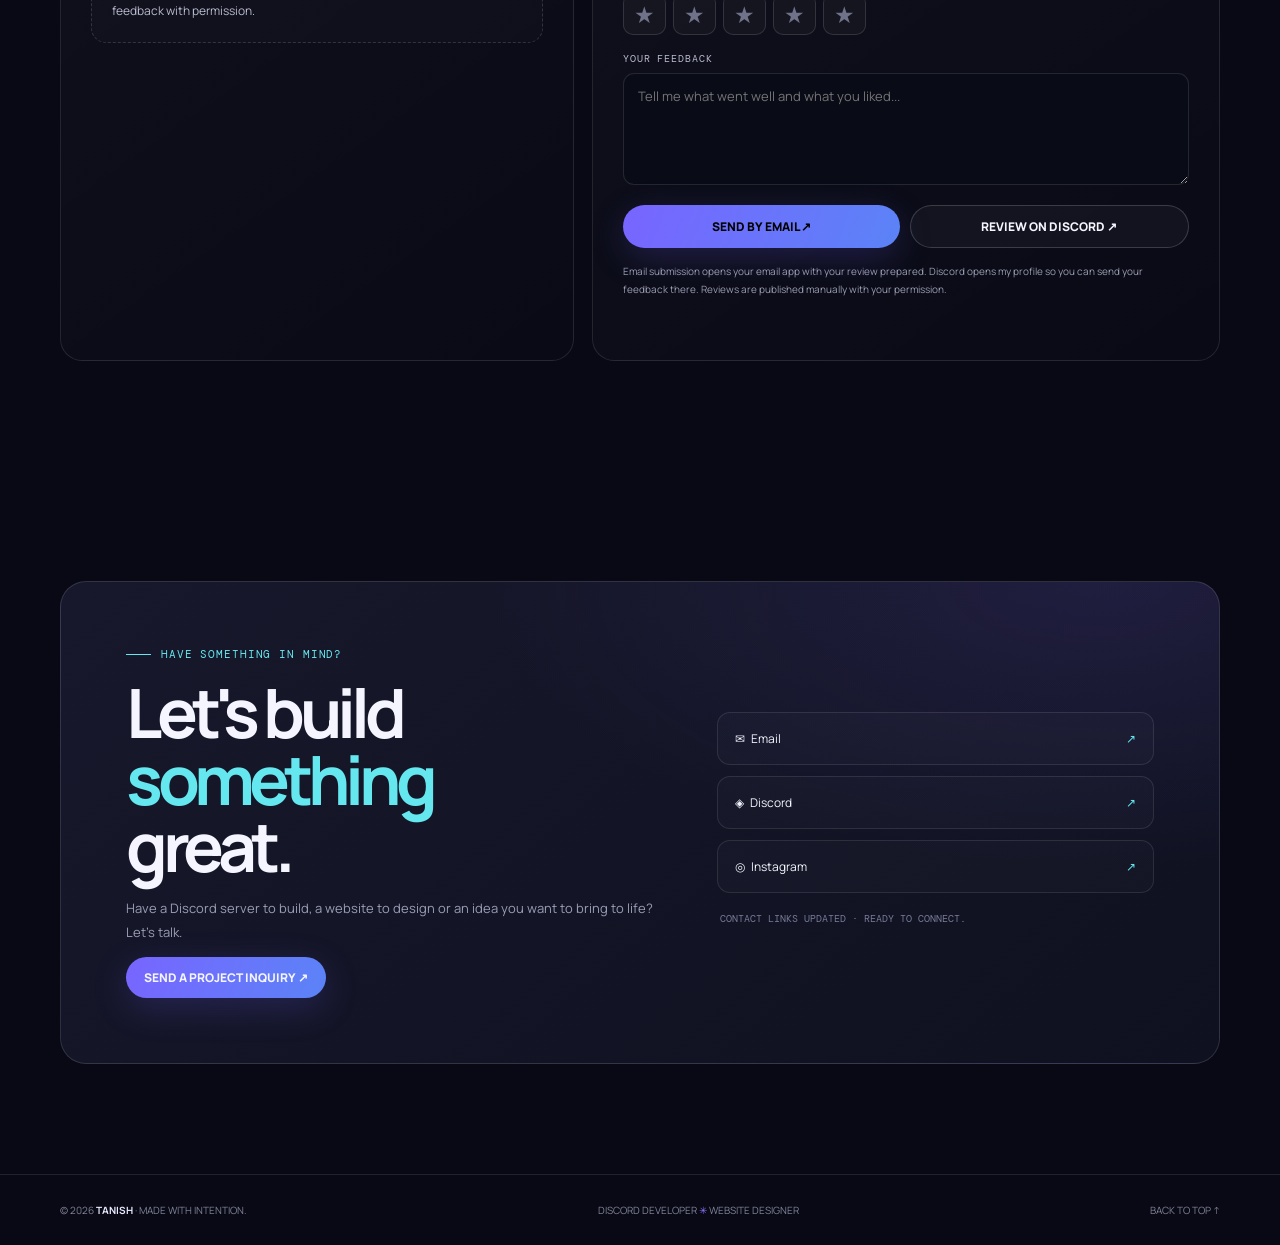
<file: TANISH-portfolio-with-reviews-updated.html>
<!DOCTYPE html>
<html lang="en">
<head>
  <meta charset="UTF-8">
  <meta name="viewport" content="width=device-width, initial-scale=1.0">
  <meta name="theme-color" content="#080914">
  <meta name="description" content="Tanish — Discord Developer & Website Designer. Building communities and designing digital experiences.">
  <title>TANISH® — Digital Creator & Developer</title>
  <link rel="preconnect" href="https://fonts.googleapis.com">
  <link rel="preconnect" href="https://fonts.gstatic.com" crossorigin>
  <link href="https://fonts.googleapis.com/css2?family=DM+Mono:wght@400;500&family=Manrope:wght@400;500;600;700;800&display=swap" rel="stylesheet">
  <style>
    :root{--bg:#080914;--panel:#111321;--panel2:#151829;--text:#f4f5ff;--muted:#9a9db4;--line:rgba(255,255,255,.1);--purple:#8b75ff;--cyan:#65e7ef;--pink:#ed83cf;--max:1160px}
    *{box-sizing:border-box}html{scroll-behavior:smooth;scroll-padding-top:90px}body{margin:0;background:var(--bg);color:var(--text);font-family:Manrope, sans-serif;overflow-x:hidden}a{color:inherit;text-decoration:none}button{font:inherit}
    body:before{content:"";position:fixed;inset:0;z-index:-3;background:radial-gradient(ellipse at 12% 15%,rgba(103,80,255,.18),transparent 34%),radial-gradient(ellipse at 90% 45%,rgba(46,190,211,.12),transparent 30%),radial-gradient(ellipse at 55% 100%,rgba(183,76,177,.1),transparent 38%),#080914}
    .noise{position:fixed;inset:0;pointer-events:none;z-index:10;opacity:.035;background-image:url("data:image/svg+xml,%3Csvg viewBox='0 0 180 180' xmlns='http://www.w3.org/2000/svg'%3E%3Cfilter id='n'%3E%3CfeTurbulence type='fractalNoise' baseFrequency='.9' numOctaves='3' stitchTiles='stitch'/%3E%3C/filter%3E%3Crect width='100%25' height='100%25' filter='url(%23n)' opacity='.6'/%3E%3C/svg%3E")}
    .orb{position:fixed;width:420px;height:420px;border-radius:50%;filter:blur(100px);opacity:.13;z-index:-1;pointer-events:none;animation:drift 16s ease-in-out infinite alternate}.orb.one{background:#7257ff;top:10%;left:-220px}.orb.two{background:#22c7d5;right:-240px;top:48%;animation-delay:-7s}@keyframes drift{to{transform:translate(100px,70px) scale(1.15)}}
    .wrap{width:min(var(--max),calc(100% - 44px));margin:auto}.mono{font-family:"DM Mono",monospace;letter-spacing:.08em;text-transform:uppercase}.eyebrow{color:var(--cyan);font-size:11px;display:flex;align-items:center;gap:10px}.eyebrow:before{content:"";width:25px;height:1px;background:var(--cyan)}
    header{position:fixed;top:0;left:0;right:0;z-index:20;background:rgba(8,9,20,.72);backdrop-filter:blur(18px);border-bottom:1px solid var(--line)}.nav{height:76px;display:flex;align-items:center;justify-content:space-between}.brand{font-size:19px;font-weight:800;letter-spacing:-.06em}.brand span{color:var(--purple)}.navlinks{display:flex;gap:29px;color:#b8bad0;font-size:12px;font-weight:700}.navlinks a{transition:.25s}.navlinks a:hover{color:white}.nav-cta,.btn{display:inline-flex;align-items:center;justify-content:center;gap:10px;border:1px solid rgba(255,255,255,.17);border-radius:999px;padding:12px 18px;font-size:12px;font-weight:800;transition:.25s;cursor:pointer}.nav-cta:hover,.btn:hover{transform:translateY(-3px);border-color:var(--purple);box-shadow:0 10px 35px #7865ff25}.menu{display:none;background:none;color:white;border:0;font-size:24px}
    .hero{min-height:780px;padding:170px 0 100px;display:flex;align-items:center;position:relative}.hero-grid{display:grid;grid-template-columns:1.12fr .88fr;align-items:center;gap:65px}.hero h1{font-size:clamp(58px,8.4vw,108px);line-height:.94;letter-spacing:-.085em;margin:25px 0 24px;font-weight:800}.hero h1 .gradient{background:linear-gradient(100deg,#fff 5%,#b6aaff 48%,#66e8ee 100%);color:transparent;background-clip:text}.hero-copy{max-width:550px;color:#aeb1c7;line-height:1.8;font-size:15px}.actions{display:flex;gap:12px;flex-wrap:wrap;margin-top:30px}.btn.primary{background:linear-gradient(110deg,#7865ff,#5b83f7);border:0;box-shadow:0 10px 35px #715fff35}.btn.secondary{background:rgba(255,255,255,.035)}.availability{display:flex;align-items:center;gap:9px;margin-top:35px;color:#aeb1c7;font-size:11px}.dot{width:7px;height:7px;background:#61e6a7;border-radius:50%;box-shadow:0 0 14px #61e6a7;animation:pulse 1.7s infinite}@keyframes pulse{50%{opacity:.35;box-shadow:0 0 2px #61e6a7}}
    .hero-art{height:460px;position:relative;display:grid;place-items:center}.orbit{position:absolute;width:390px;height:390px;border:1px solid #a69aff30;border-radius:50%;animation:spin 28s linear infinite}.orbit:before,.orbit:after{content:"";position:absolute;width:10px;height:10px;border-radius:50%;background:var(--cyan);box-shadow:0 0 20px var(--cyan);top:48px;left:55px}.orbit:after{background:var(--pink);box-shadow:0 0 20px var(--pink);top:auto;left:auto;bottom:48px;right:55px}@keyframes spin{to{transform:rotate(360deg)}}.art-card{width:min(340px,85%);aspect-ratio: .83;border-radius:28px;border:1px solid #ffffff25;background:linear-gradient(145deg,#222440d9,#101322ed 65%);box-shadow:0 35px 100px #0009, inset 0 1px #ffffff20;position:relative;overflow:hidden;transform:rotate(4deg);animation:float 6s ease-in-out infinite}.art-card:before{content:"";position:absolute;width:280px;height:280px;background:linear-gradient(135deg,#8b75ff,#65e7ef);filter:blur(75px);opacity:.35;top:25px;left:45px}.art-inner{position:absolute;inset:18px;border:1px solid #ffffff18;border-radius:18px;padding:22px;display:flex;flex-direction:column;justify-content:space-between}.art-top{display:flex;justify-content:space-between;color:#b7bad1;font:10px "DM Mono"}.monogram{font-size:116px;line-height:1;font-weight:800;letter-spacing:-.12em;background:linear-gradient(135deg,#fff,#a998ff 55%,#68e7ed);color:transparent;background-clip:text;text-align:center;text-shadow:0 20px 50px #8b75ff33}.art-bottom strong{display:block;font-size:21px;letter-spacing:-.05em}.art-bottom small{color:#a6a9c0;font-size:10px}.float-tag{position:absolute;padding:13px 16px;border:1px solid #ffffff20;background:#14172ae8;backdrop-filter:blur(12px);border-radius:13px;font-size:11px;font-weight:800;box-shadow:0 15px 45px #0006;animation:float 5s ease-in-out infinite}.tag-a{top:65px;right:-5px}.tag-b{bottom:65px;left:-12px;animation-delay:-2s}@keyframes float{50%{transform:translateY(-12px) rotate(2deg)}}
    .ticker{border-block:1px solid var(--line);overflow:hidden;background:#ffffff05}.ticker-track{display:flex;gap:40px;width:max-content;padding:19px 0;animation:marquee 28s linear infinite;color:#b8bad0;font:11px "DM Mono";letter-spacing:.1em;text-transform:uppercase}.ticker-track span:after{content:"✳";color:var(--purple);margin-left:40px}@keyframes marquee{to{transform:translateX(-50%)}}
    section{padding:110px 0}.section-head{display:flex;justify-content:space-between;align-items:end;gap:25px;margin-bottom:42px}.section-head h2{font-size:clamp(36px,5vw,58px);letter-spacing:-.07em;line-height:1;margin:14px 0 0}.section-head p{max-width:360px;color:var(--muted);font-size:13px;line-height:1.8;margin:0}
    .services{display:grid;grid-template-columns:repeat(2,1fr);gap:15px}.service{padding:30px;border:1px solid var(--line);border-radius:20px;background:linear-gradient(145deg,#ffffff08,#ffffff02);position:relative;overflow:hidden;transition:.3s}.service:hover{transform:translateY(-6px);border-color:#8b75ff70;background:#17182b}.service .num{font:11px "DM Mono";color:var(--cyan)}.service .ico{font-size:26px;margin:25px 0 14px}.service h3{font-size:22px;letter-spacing:-.05em;margin:0 0 10px}.service p{color:var(--muted);font-size:13px;line-height:1.8;margin:0;max-width:470px}.chips{display:flex;gap:8px;flex-wrap:wrap;margin-top:20px}.chip{border:1px solid var(--line);border-radius:99px;padding:7px 10px;font:9px "DM Mono";color:#b8bad0}
    .projects{display:grid;grid-template-columns:1fr 1fr;gap:18px}.project{border:1px solid var(--line);border-radius:22px;overflow:hidden;background:#111321;transition:.3s}.project:hover{transform:translateY(-6px);border-color:#8b75ff80}.project-visual{height:245px;position:relative;overflow:hidden;display:grid;place-items:center;background:radial-gradient(circle at 50% 40%,#5140a3,#17172d 65%)}.project:nth-child(2) .project-visual{background:radial-gradient(circle at 50% 40%,#155c72,#121b2a 70%)}.project:nth-child(3) .project-visual{background:radial-gradient(circle at 50% 40%,#6c346b,#21182d 70%)}.project:nth-child(4) .project-visual{background:radial-gradient(circle at 50% 40%,#3d5279,#151b2a 70%)}.mock-window{width:72%;height:72%;border:1px solid #ffffff35;border-radius:12px;background:#0b0d19d9;box-shadow:0 20px 50px #0008;transform:perspective(700px) rotateY(-9deg) rotateX(4deg);padding:12px}.mock-bar{height:8px;width:45%;border-radius:5px;background:#ffffff30;margin-bottom:14px}.mock-line{height:6px;background:#ffffff22;border-radius:5px;margin:8px 0;width:80%}.mock-line.short{width:48%}.mock-blocks{display:flex;gap:8px;margin-top:18px}.mock-blocks i{display:block;height:58px;flex:1;border-radius:6px;background:linear-gradient(140deg,#806cff88,#3dd7df33);border:1px solid #ffffff20}.project-visual .big-icon{font-size:72px;filter:drop-shadow(0 12px 30px #0008)}.project-info{padding:23px}.project-info .meta{font:10px "DM Mono";color:var(--cyan);text-transform:uppercase;letter-spacing:.1em}.project-info h3{font-size:21px;letter-spacing:-.05em;margin:10px 0}.project-info p{font-size:12px;color:var(--muted);line-height:1.7;margin:0}
    .about-grid{display:grid;grid-template-columns:.8fr 1.2fr;gap:65px;align-items:start}.about-panel{border:1px solid var(--line);border-radius:22px;padding:28px;background:linear-gradient(145deg,#191a31,#10121f)}.about-panel .big{font-size:66px;font-weight:800;letter-spacing:-.1em;background:linear-gradient(120deg,#a998ff,#65e7ef);color:transparent;background-clip:text}.about-panel p{font-size:12px;color:var(--muted);line-height:1.8}.about-copy h3{font-size:30px;letter-spacing:-.06em;margin:0 0 17px}.about-copy p{font-size:14px;line-height:1.9;color:var(--muted)}.stats{display:grid;grid-template-columns:repeat(3,1fr);gap:12px;margin-top:28px}.stat{border-top:1px solid var(--line);padding-top:15px}.stat strong{display:block;font-size:21px}.stat span{font:9px "DM Mono";color:var(--muted);text-transform:uppercase}
    .process{display:grid;grid-template-columns:repeat(3,1fr);gap:14px}.step{padding:25px;border:1px solid var(--line);border-radius:18px;background:#ffffff04}.step .n{font:11px "DM Mono";color:var(--purple)}.step h3{font-size:17px;margin:24px 0 8px}.step p{font-size:12px;line-height:1.8;color:var(--muted);margin:0}
    .contact-box{border:1px solid #ffffff20;border-radius:26px;padding:clamp(28px,6vw,65px);background:radial-gradient(ellipse at 90% 0%,#6552c52a,transparent 42%),linear-gradient(140deg,#17182b,#0f1120);display:grid;grid-template-columns:1fr .8fr;gap:45px}.contact-box h2{font-size:clamp(40px,6vw,68px);letter-spacing:-.08em;line-height:.98;margin:18px 0}.contact-box p{color:var(--muted);font-size:13px;line-height:1.8}.contact-links{display:flex;flex-direction:column;gap:11px;justify-content:center}.contact-link{display:flex;justify-content:space-between;align-items:center;padding:17px;border:1px solid var(--line);border-radius:13px;background:#ffffff05;font-size:12px;transition:.2s}.contact-link:hover{border-color:var(--purple);transform:translateX(4px)}.contact-link span:last-child{color:var(--cyan)}
    footer{padding:28px 0;border-top:1px solid var(--line);color:#81849b;font-size:10px}.footer{display:flex;justify-content:space-between;gap:20px;flex-wrap:wrap}.footer strong{color:#e9eaff}
    .reveal{opacity:0;transform:translateY(25px);transition:opacity .7s ease,transform .7s ease}.reveal.visible{opacity:1;transform:translateY(0)}.cursor-glow{position:fixed;width:280px;height:280px;border-radius:50%;background:#7765ff0b;filter:blur(35px);pointer-events:none;z-index:-1;transform:translate(-50%,-50%)}
    @media(max-width:800px){.navlinks{display:none;position:absolute;top:76px;left:0;right:0;padding:22px;background:#0d0f1c;border-bottom:1px solid var(--line);flex-direction:column;gap:20px}.navlinks.open{display:flex}.menu{display:block}.nav-cta{display:none}.hero{padding-top:135px;min-height:auto}.hero-grid{grid-template-columns:1fr;gap:25px}.hero-art{height:380px}.orbit{width:310px;height:310px}.section-head{align-items:start;flex-direction:column}.about-grid,.contact-box{grid-template-columns:1fr;gap:25px}.process{grid-template-columns:1fr}.project-visual{height:205px}}
    @media(max-width:560px){.wrap{width:min(100% - 30px,var(--max))}.hero h1{font-size:clamp(54px,16vw,82px)}section{padding:78px 0}.services,.projects{grid-template-columns:1fr}.hero-art{height:340px}.orbit{width:275px;height:275px}.tag-a{right:0}.tag-b{left:0}.stats{gap:8px}.stat strong{font-size:18px}.stat span{font-size:8px}}
    @media(prefers-reduced-motion:reduce){*,*:before,*:after{animation-duration:.01ms!important;animation-iteration-count:1!important;scroll-behavior:auto!important;transition-duration:.01ms!important}}

    /* Reviews */
    .review-layout{display:grid;grid-template-columns:.9fr 1.1fr;gap:18px;align-items:stretch}.review-intro,.review-form{border:1px solid var(--line);border-radius:22px;background:linear-gradient(145deg,#ffffff09,#ffffff02);padding:30px;position:relative;overflow:hidden}.review-intro:before,.review-form:before{content:"";position:absolute;width:220px;height:220px;border-radius:50%;background:#806cff;filter:blur(95px);opacity:.12;top:-100px;right:-70px;pointer-events:none}.review-intro h3{font-size:clamp(25px,3vw,36px);letter-spacing:-.06em;line-height:1.1;margin:18px 0 12px}.review-intro p,.review-note{color:var(--muted);font-size:13px;line-height:1.8}.review-empty{margin-top:28px;padding:20px;border:1px dashed #ffffff25;border-radius:15px;background:#ffffff04;color:#b9bbd0;font-size:12px;line-height:1.8}.review-empty strong{display:block;color:#fff;font-size:13px;margin-bottom:5px}.review-form h3{font-size:22px;letter-spacing:-.05em;margin:0 0 7px}.field{display:grid;gap:8px;margin-top:17px}.field label{font:10px 'DM Mono';letter-spacing:.09em;color:#b9bbd0;text-transform:uppercase}.field input,.field textarea,.field select{width:100%;background:#090b17;border:1px solid #ffffff1c;border-radius:11px;padding:13px 14px;color:var(--text);font:13px Manrope;outline:none}.field input:focus,.field textarea:focus,.field select:focus{border-color:#8b75ff;box-shadow:0 0 0 3px #8b75ff20}.field textarea{min-height:112px;resize:vertical}.stars{display:flex;gap:7px}.star-btn{background:#ffffff08;border:1px solid #ffffff20;border-radius:10px;color:#6f7289;font-size:23px;width:43px;height:42px;cursor:pointer;transition:.2s}.star-btn.active,.star-btn:hover{color:#ffd36a;border-color:#ffd36a66;background:#ffd36a12}.review-actions{display:flex;gap:10px;flex-wrap:wrap;margin-top:20px}.review-actions .btn{flex:1}.review-note{font-size:10px;margin:14px 0 0}.review-status{min-height:20px;color:var(--cyan);font-size:11px;margin-top:12px}
    @media(max-width:800px){.review-layout{grid-template-columns:1fr}}
  </style>
</head>
<body>
  <div class="noise"></div><div class="orb one"></div><div class="orb two"></div><div class="cursor-glow" id="glow"></div>
  <header><div class="wrap nav">
    <a class="brand" href="#home">TANISH<span>®</span></a>
    <nav class="navlinks" id="navlinks"><a href="#home">Home</a><a href="#services">Services</a><a href="#projects">Projects</a><a href="#about">About</a><a href="#process">Process</a><a href="#reviews">Reviews</a><a href="#contact">Contact</a></nav>
    <a class="nav-cta" href="#contact">LET'S TALK <span>↗</span></a><button class="menu" id="menu" aria-label="Open navigation">☰</button>
  </div></header>
  <main>
    <section class="hero" id="home"><div class="wrap hero-grid">
      <div class="reveal">
        <div class="eyebrow mono">Independent digital creator · India</div>
        <h1>DESIGNING<br><span class="gradient">WHAT'S</span><br>NEXT.</h1>
        <p class="hero-copy">I'm Tanish — a Discord server developer and website designer. I build organised online communities and craft modern websites that turn ideas into memorable digital experiences.</p>
        <div class="actions"><a class="btn primary" href="#projects">EXPLORE MY WORK ↗</a><a class="btn secondary" href="#contact">START A PROJECT</a></div>
        <div class="availability"><i class="dot"></i> OPEN FOR SELECT PROJECTS <span style="color:#555873">·</span> AVAILABLE ONLINE</div>
      </div>
      <div class="hero-art reveal"><div class="orbit"></div><div class="art-card"><div class="art-inner"><div class="art-top"><span>CREATIVE PORTFOLIO</span><span>01 / 26</span></div><div class="monogram">T.</div><div class="art-bottom"><strong>Think. Design. Build.</strong><small>DISCORD · WEB · DIGITAL</small></div></div></div><div class="float-tag tag-a">✳ WEB DESIGN</div><div class="float-tag tag-b">⌘ DISCORD BUILDS</div></div>
    </div></section>
    <div class="ticker"><div class="ticker-track"><span>Discord development</span><span>Website design</span><span>Creative direction</span><span>UI / UX</span><span>Community systems</span><span>Discord development</span><span>Website design</span><span>Creative direction</span><span>UI / UX</span><span>Community systems</span></div></div>
    <section id="services"><div class="wrap"><div class="section-head reveal"><div><div class="eyebrow mono">What I do</div><h2>Built for the<br>digital world.</h2></div><p>From the first idea to the final details, I create digital spaces that look sharp, feel intuitive and work smoothly.</p></div>
      <div class="services">
        <article class="service reveal"><div class="num">01 / COMMUNITY</div><div class="ico">◈</div><h3>Discord Development</h3><p>Custom Discord servers built around your community, brand or project — structured, easy to navigate and ready to grow.</p><div class="chips"><span class="chip">SERVER SETUP</span><span class="chip">ROLES & PERMISSIONS</span><span class="chip">BOTS & AUTOMATION</span><span class="chip">EMBEDS</span></div></article>
        <article class="service reveal"><div class="num">02 / WEB</div><div class="ico">⌘</div><h3>Website Design</h3><p>Modern, responsive websites with strong visual identity, clear layouts and thoughtful details across desktop and mobile.</p><div class="chips"><span class="chip">PORTFOLIOS</span><span class="chip">LANDING PAGES</span><span class="chip">BUSINESS SITES</span><span class="chip">RESPONSIVE DESIGN</span></div></article>
        <article class="service reveal"><div class="num">03 / EXPERIENCE</div><div class="ico">✳</div><h3>UI / UX Design</h3><p>Clean interfaces and user-focused layouts that make products easier to understand and more enjoyable to use.</p><div class="chips"><span class="chip">WIREFRAMES</span><span class="chip">WEB UI</span><span class="chip">USER FLOWS</span></div></article>
        <article class="service reveal"><div class="num">04 / BUILD</div><div class="ico">⌁</div><h3>Creative Development</h3><p>Bringing designs to life with front-end code, smooth motion, interactive elements and polished finishing touches.</p><div class="chips"><span class="chip">HTML</span><span class="chip">CSS</span><span class="chip">JAVASCRIPT</span><span class="chip">ANIMATION</span></div></article>
      </div>
    </div></section>
    <section id="projects"><div class="wrap"><div class="section-head reveal"><div><div class="eyebrow mono">Selected work</div><h2>Ideas into<br>experiences.</h2></div><p>A few examples of the kinds of digital experiences I create. Replace these sample cards with your real projects as you publish them.</p></div>
      <div class="projects">
        <article class="project reveal"><div class="project-visual"><div class="mock-window"><div class="mock-bar"></div><div class="mock-line"></div><div class="mock-line short"></div><div class="mock-blocks"><i></i><i></i><i></i></div></div></div><div class="project-info"><div class="meta">WEB DESIGN · PORTFOLIO</div><h3>Personal Portfolio Experience</h3><p>A sleek personal website concept focused on strong typography, responsive layouts and smooth interactions.</p></div></article>
        <article class="project reveal"><div class="project-visual"><div class="big-icon">◈</div></div><div class="project-info"><div class="meta">DISCORD · COMMUNITY</div><h3>Community Server System</h3><p>A structured Discord community with clear channel categories, role permissions and member onboarding.</p></div></article>
        <article class="project reveal"><div class="project-visual"><div class="mock-window"><div class="mock-bar"></div><div class="mock-blocks"><i></i><i></i></div><div class="mock-line"></div><div class="mock-line short"></div></div></div><div class="project-info"><div class="meta">UI / UX · DASHBOARD</div><h3>Dashboard UI Concept</h3><p>A modern interface concept designed to make information feel clear, accessible and easy to navigate.</p></div></article>
        <article class="project reveal"><div class="project-visual"><div class="big-icon">✳</div></div><div class="project-info"><div class="meta">DISCORD · AUTOMATION</div><h3>Server Automation Setup</h3><p>A workflow concept using bot tools, moderation systems and automated community utilities.</p></div></article>
      </div>
    </div></section>
    <section id="about"><div class="wrap about-grid"><div class="about-panel reveal"><div class="eyebrow mono">A little about me</div><div class="big">T.</div><h3 style="margin:0;font-size:22px;letter-spacing:-.05em">Creative mind.<br>Builder mindset.</h3><p>Turning ideas into digital spaces, one detail at a time.</p></div><div class="about-copy reveal"><div class="eyebrow mono">The person behind the pixels</div><h3>I make the internet feel a little more intentional.</h3><p>Hey, I'm Tanish. I enjoy bringing ideas to life through design and development — whether that's building a Discord server where a community can thrive or designing a website that gives a brand its own space online.</p><p>My approach is simple: keep things clear, make them visually memorable and pay attention to the details that make the experience better.</p><div class="stats"><div class="stat"><strong>02</strong><span>Core disciplines</span></div><div class="stat"><strong>01</strong><span>Creative mindset</span></div><div class="stat"><strong>∞</strong><span>Ideas to explore</span></div></div></div></div></section>
    <section id="process"><div class="wrap"><div class="section-head reveal"><div><div class="eyebrow mono">How I work</div><h2>Simple process.<br>Solid results.</h2></div><p>Good work comes from understanding the goal, planning the details and refining the result.</p></div><div class="process">
      <article class="step reveal"><div class="n">STEP 01</div><h3>Discover</h3><p>We discuss your idea, goals, audience and the experience you want to create.</p></article>
      <article class="step reveal"><div class="n">STEP 02</div><h3>Design & Build</h3><p>I shape the structure, visual direction and key features into a working experience.</p></article>
      <article class="step reveal"><div class="n">STEP 03</div><h3>Refine & Deliver</h3><p>We polish the details, check responsiveness and prepare everything for launch.</p></article>
    </div></div></section>

    <section id="reviews"><div class="wrap"><div class="section-head reveal"><div><div class="eyebrow mono">Client feedback</div><h2>Words that<br><span style="background:linear-gradient(100deg,#b6aaff,#65e7ef);color:transparent;background-clip:text">mean something.</span></h2></div><p>Worked with me on a Discord server, website or digital project? Share your experience. Every review is checked before it is featured here.</p></div>
      <div class="review-layout"><div class="review-intro reveal"><div class="eyebrow mono">Your experience matters</div><h3>Help the next client<br>choose with confidence.</h3><p>Honest feedback helps me improve my work and gives future clients a clearer idea of what working together is like.</p><div class="review-empty"><strong>✳ Reviews are being collected</strong>No public testimonials have been added yet. I only feature genuine feedback with permission.</div></div>
        <form class="review-form reveal" id="reviewForm"><h3>Leave a review</h3><p class="review-note" style="margin-top:0">A minute of your time means a lot.</p>
          <div class="field"><label for="reviewName">Your name / display name</label><input id="reviewName" name="name" maxlength="60" placeholder="How should I credit you?" required></div>
          <div class="field"><label for="reviewService">Service</label><select id="reviewService" name="service" required><option value="">Choose a service</option><option>Discord Server Development</option><option>Website Design</option><option>UI / UX Design</option><option>Creative Development</option><option>Other</option></select></div>
          <div class="field"><label>Your rating</label><div class="stars" role="group" aria-label="Choose a rating"><button class="star-btn" type="button" data-rating="1" aria-label="1 star">★</button><button class="star-btn" type="button" data-rating="2" aria-label="2 star">★</button><button class="star-btn" type="button" data-rating="3" aria-label="3 star">★</button><button class="star-btn" type="button" data-rating="4" aria-label="4 star">★</button><button class="star-btn" type="button" data-rating="5" aria-label="5 star">★</button></div><input type="hidden" id="reviewRating" name="rating" value="" required></div>
          <div class="field"><label for="reviewMessage">Your feedback</label><textarea id="reviewMessage" name="message" maxlength="1000" placeholder="Tell me what went well and what you liked..." required></textarea></div>
          <div class="review-actions"><button class="btn primary" type="submit">SEND BY EMAIL ↗</button><a class="btn secondary" id="discordReview" href="https://discord.com/users/1465283869195501670" target="_blank" rel="noopener">REVIEW ON DISCORD ↗</a></div>
          <p class="review-note">Email submission opens your email app with your review prepared. Discord opens my profile so you can send your feedback there. Reviews are published manually with your permission.</p><div class="review-status" id="reviewStatus" aria-live="polite"></div>
        </form>
      </div>
    </div></section>
    <section id="contact"><div class="wrap"><div class="contact-box reveal"><div><div class="eyebrow mono">Have something in mind?</div><h2>Let's build<br><span style="color:var(--cyan)">something</span><br>great.</h2><p>Have a Discord server to build, a website to design or an idea you want to bring to life? Let's talk.</p><a class="btn primary" href="mailto:tanishhdumbbo@gmail.com?subject=Project%20Inquiry">SEND A PROJECT INQUIRY ↗</a></div><div class="contact-links"><a class="contact-link" href="mailto:tanishhdumbbo@gmail.com"><span>✉ &nbsp; Email</span><span>↗</span></a><a class="contact-link" href="https://discord.com/users/1465283869195501670" target="_blank" rel="noopener"><span>◈ &nbsp; Discord</span><span>↗</span></a><a class="contact-link" href="https://www.instagram.com/tanishhhg?cnvx=MTQxaGNlMDlwNGRnYg==" target="_blank" rel="noopener"><span>◎ &nbsp; Instagram</span><span>↗</span></a><div style="font:10px 'DM Mono';color:#777b96;padding:8px 3px">CONTACT LINKS UPDATED · READY TO CONNECT.</div></div></div></div></section>
  </main>
  <footer><div class="wrap footer"><span>© <span id="year"></span> <strong>TANISH</strong> · MADE WITH INTENTION.</span><span>DISCORD DEVELOPER <span style="color:var(--purple)">✳</span> WEBSITE DESIGNER</span><a href="#home">BACK TO TOP ↑</a></div></footer>
  <script>
    document.getElementById('year').textContent=new Date().getFullYear();
    const menu=document.getElementById('menu'),nav=document.getElementById('navlinks');
    menu.addEventListener('click',()=>nav.classList.toggle('open'));
    nav.querySelectorAll('a').forEach(a=>a.addEventListener('click',()=>nav.classList.remove('open')));
    const observer=new IntersectionObserver(entries=>entries.forEach(entry=>{if(entry.isIntersecting){entry.target.classList.add('visible');observer.unobserve(entry.target)}}),{threshold:.12});
    document.querySelectorAll('.reveal').forEach(el=>observer.observe(el));

    // Review form: prepares an email; static GitHub Pages cannot securely store or moderate submissions.
    const ratingInput=document.getElementById('reviewRating');
    const starButtons=[...document.querySelectorAll('.star-btn')];
    starButtons.forEach(button=>button.addEventListener('click',()=>{
      const rating=Number(button.dataset.rating);ratingInput.value=String(rating);
      starButtons.forEach(star=>{const active=Number(star.dataset.rating)<=rating;star.classList.toggle('active',active);star.setAttribute('aria-pressed',String(active));});
    }));
    document.getElementById('reviewForm').addEventListener('submit',event=>{
      event.preventDefault();
      const form=event.currentTarget;
      if(!ratingInput.value){document.getElementById('reviewStatus').textContent='Please select a star rating first.';return;}
      const data=new FormData(form);
      const subject=encodeURIComponent('Portfolio review — '+data.get('name'));
      const body=encodeURIComponent('Name: '+data.get('name')+'\nService: '+data.get('service')+'\nRating: '+data.get('rating')+'/5\n\nReview:\n'+data.get('message')+'\n\nI give permission for this review to be displayed publicly: Please confirm with me before publishing.');
      document.getElementById('reviewStatus').textContent='Opening your email app with the review details…';
      window.location.href='mailto:tanishhdumbbo@gmail.com?subject='+subject+'&body='+body;
    });
    const glow=document.getElementById('glow');
    window.addEventListener('pointermove',e=>{glow.style.left=e.clientX+'px';glow.style.top=e.clientY+'px'},{passive:true});
  </script>
</body>
</html>
</file>
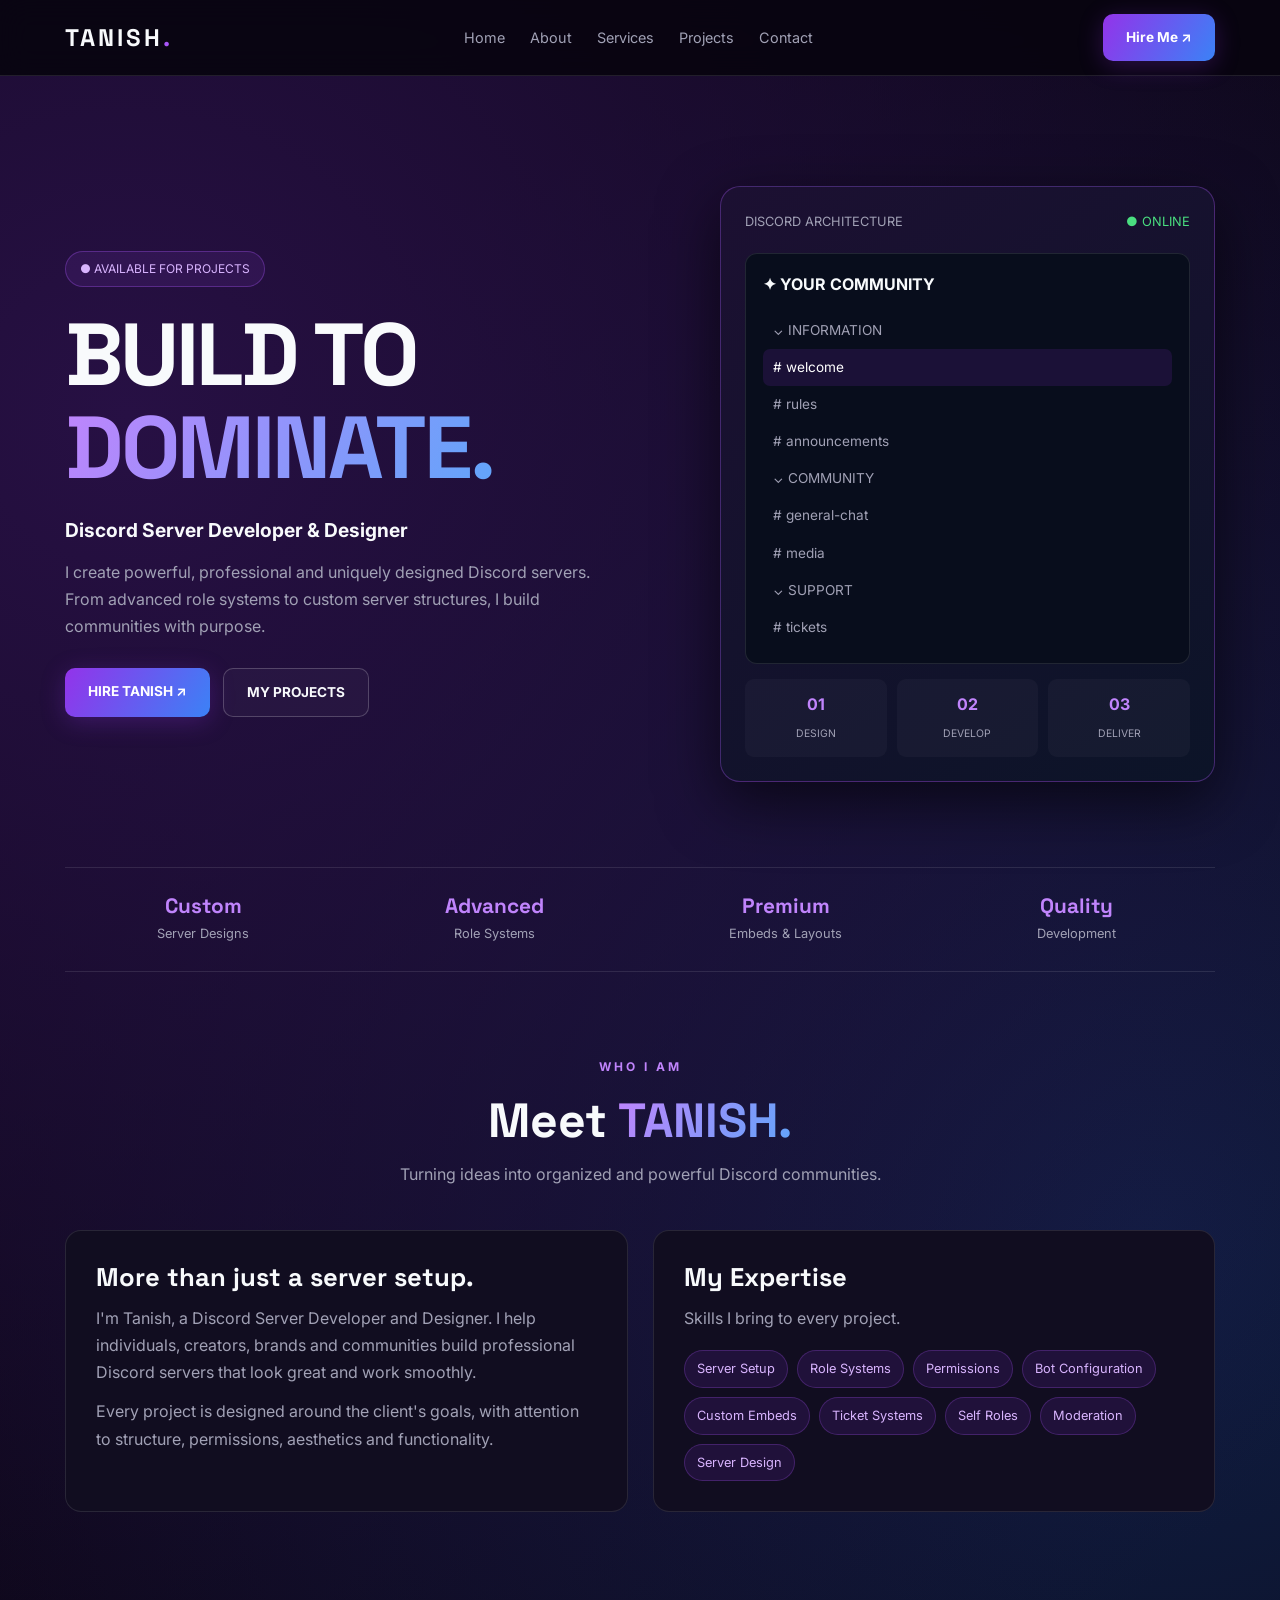
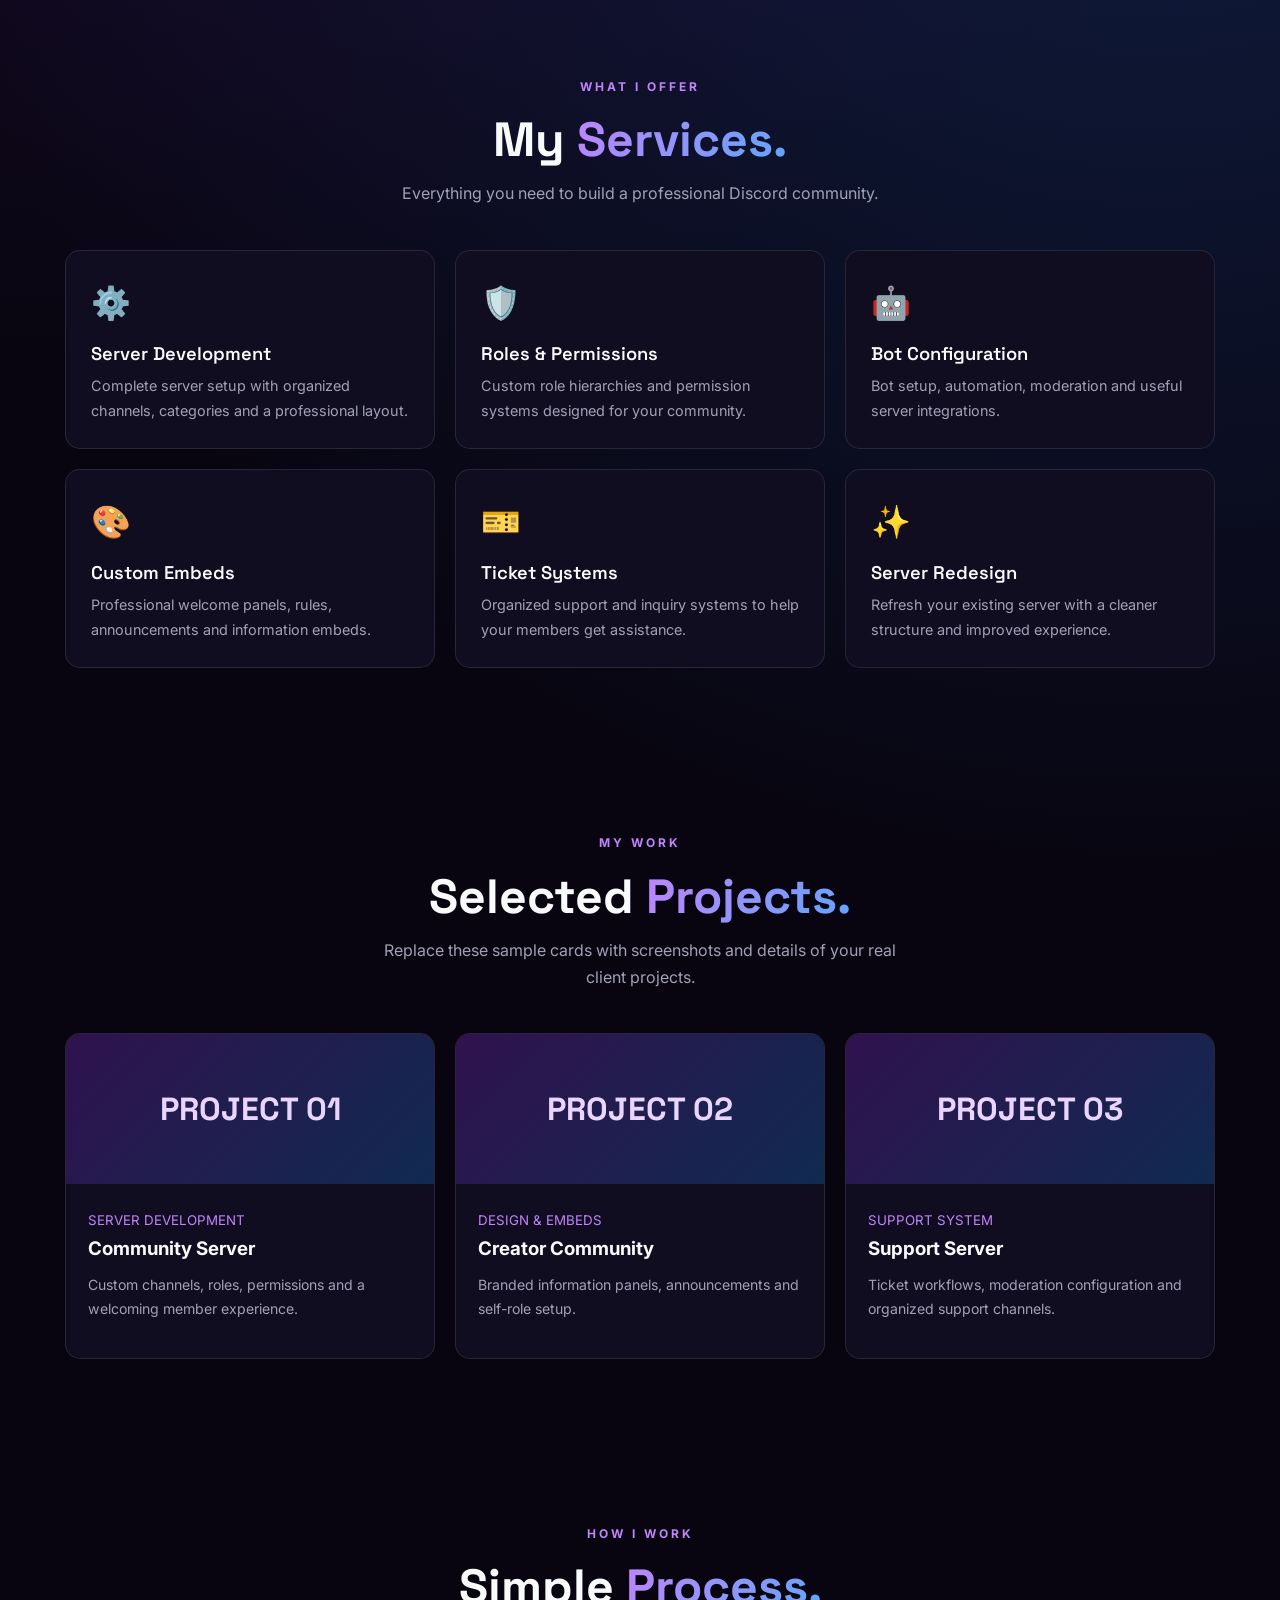
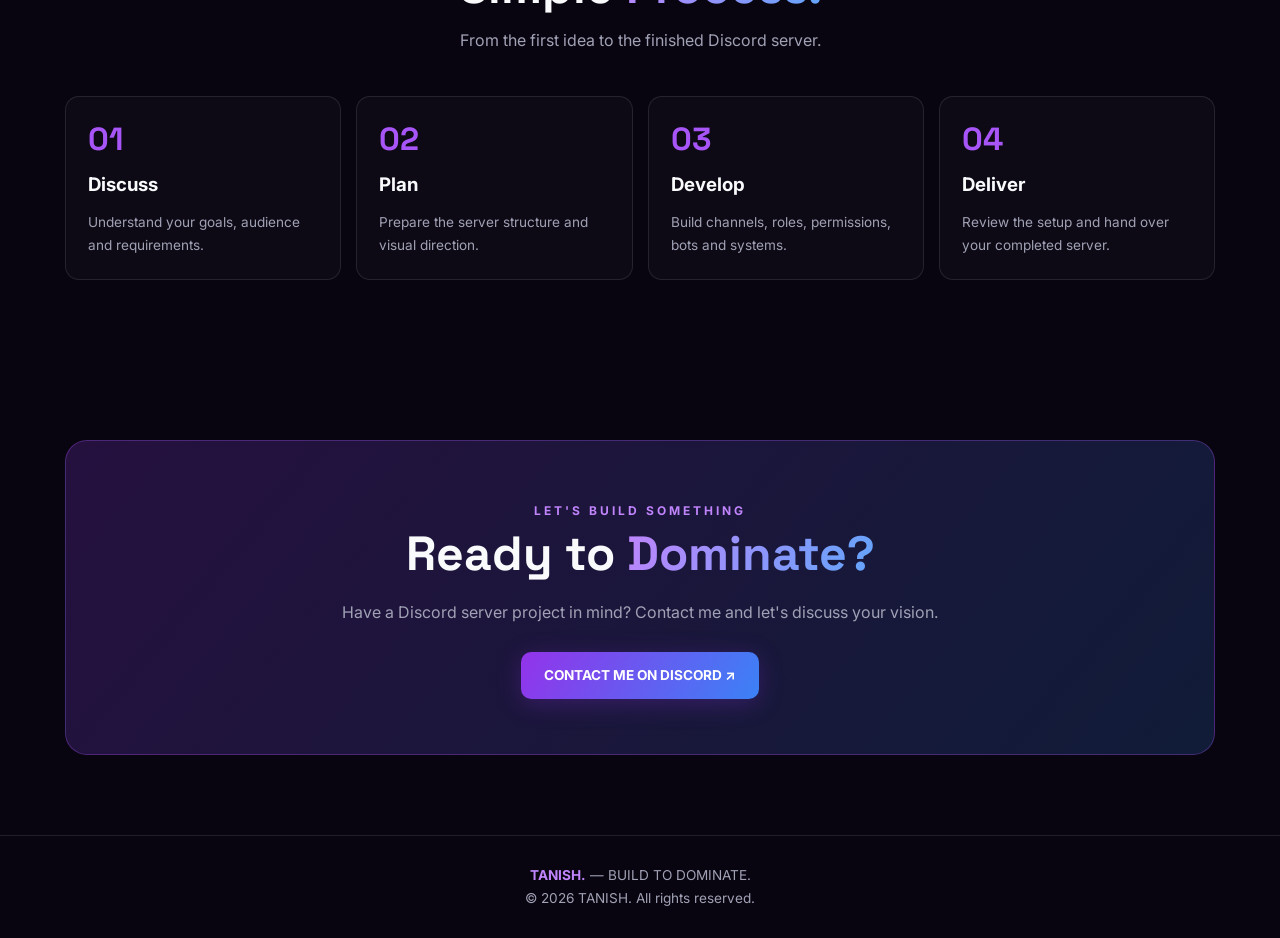
<file: tanish_portfolio.html>
<!DOCTYPE html>
<html lang="en">
<head>
<meta charset="UTF-8">
<meta name="viewport" content="width=device-width, initial-scale=1">
<meta name="theme-color" content="#080510">
<title>TANISH — BUILD TO DOMINATE.</title>
<meta name="description" content="Tanish - Discord Server Developer and Designer.">
<link href="https://fonts.googleapis.com/css2?family=Inter:wght@400;500;600;700;800&family=Space+Grotesk:wght@500;600;700&display=swap" rel="stylesheet">
<style>
:root{--bg:#080510;--card:#110d20;--purple:#a855f7;--blue:#3b82f6;--text:#f8fafc;--muted:#a1a1b5;--border:rgba(255,255,255,.1)}
*{margin:0;padding:0;box-sizing:border-box}
html{scroll-behavior:smooth;scroll-padding-top:85px}
body{background:radial-gradient(circle at 10% 10%,#271044,transparent 40%),radial-gradient(circle at 90% 30%,#101e43,transparent 40%),var(--bg);color:var(--text);font-family:Inter,sans-serif;line-height:1.7;overflow-x:hidden}
a{text-decoration:none;color:inherit}
.container{width:90%;max-width:1150px;margin:auto}
.gradient{background:linear-gradient(120deg,#c084fc,#60a5fa);-webkit-background-clip:text;background-clip:text;color:transparent}
.navbar{position:sticky;top:0;z-index:100;background:rgba(8,5,16,.92);backdrop-filter:blur(15px);border-bottom:1px solid var(--border)}
.nav-inner{height:75px;display:flex;align-items:center;justify-content:space-between}
.logo{font:700 1.5rem 'Space Grotesk';letter-spacing:3px}.logo span{color:var(--purple)}
.nav-links{display:flex;gap:25px;list-style:none}.nav-links a{color:var(--muted);font-size:.9rem}.nav-links a:hover{color:white}
.menu{display:none;background:none;color:white;border:1px solid var(--border);padding:7px 12px;border-radius:8px;font-size:1.4rem}
.btn{display:inline-block;padding:12px 23px;border-radius:10px;font-size:.85rem;font-weight:700;transition:.25s}
.primary{background:linear-gradient(120deg,#9333ea,#3b82f6);color:white;box-shadow:0 5px 25px #9333ea40}
.secondary{border:1px solid #ffffff35;background:#ffffff08}.btn:hover{transform:translateY(-3px)}
.hero{padding:110px 0 85px}.hero-grid{display:grid;grid-template-columns:1.1fr .9fr;gap:50px;align-items:center}
.tag{display:inline-block;padding:7px 14px;border:1px solid #a855f755;border-radius:30px;background:#a855f71a;color:#d8b4fe;font-size:.75rem;margin-bottom:22px}
.hero h1{font:700 clamp(3rem,7vw,5.5rem)/1.05 'Space Grotesk';letter-spacing:-3px;margin-bottom:20px}
.hero h2{font-size:1.2rem;margin-bottom:12px}.hero p{color:var(--muted);max-width:550px;margin-bottom:28px}.hero-buttons{display:flex;gap:13px;flex-wrap:wrap}
.visual{padding:24px;background:linear-gradient(145deg,#1c1032,#0c1428);border:1px solid #a855f755;border-radius:20px;box-shadow:0 20px 60px #0009}
.visual-top{display:flex;justify-content:space-between;color:var(--muted);font-size:.8rem;margin-bottom:20px}
.server{background:#080d1c;border:1px solid var(--border);border-radius:12px;padding:17px}.server-title{font-weight:700;margin-bottom:14px}
.channel{padding:7px 10px;color:var(--muted);font-size:.85rem}.channel.active{background:#9333ea22;color:white;border-radius:7px}
.status{display:grid;grid-template-columns:repeat(3,1fr);gap:10px;margin-top:15px}.status div{background:#ffffff08;padding:12px;text-align:center;border-radius:9px}.status strong{display:block;color:#c084fc}.status small{color:var(--muted);font-size:.65rem}
.stats{display:grid;grid-template-columns:repeat(4,1fr);gap:15px;padding:25px 0;border-block:1px solid var(--border)}
.stat{text-align:center}.stat strong{display:block;color:#c084fc;font:700 1.3rem 'Space Grotesk'}.stat span{font-size:.8rem;color:var(--muted)}
section{padding:80px 0}.heading{text-align:center;margin-bottom:42px}.eyebrow{color:#c084fc;font-size:.75rem;letter-spacing:3px;font-weight:700}
.heading h2{font:700 clamp(2rem,5vw,3rem) 'Space Grotesk';margin:10px 0}.heading p{color:var(--muted);max-width:550px;margin:auto}
.cards{display:grid;grid-template-columns:repeat(3,1fr);gap:20px}
.card{padding:25px;background:var(--card);border:1px solid var(--border);border-radius:15px;transition:.3s}
.card:hover{transform:translateY(-6px);border-color:#a855f7;box-shadow:0 12px 35px #9333ea20}
.icon{font-size:2rem;margin-bottom:12px}.card h3{font:600 1.15rem 'Space Grotesk';margin-bottom:9px}.card p{color:var(--muted);font-size:.9rem}
.about-grid{display:grid;grid-template-columns:1fr 1fr;gap:25px}
.about-box{padding:30px;background:var(--card);border:1px solid var(--border);border-radius:16px}
.about-box h3{font:700 1.6rem 'Space Grotesk';margin-bottom:12px}.about-box p{color:var(--muted);margin-bottom:12px}
.skills{display:flex;flex-wrap:wrap;gap:9px;margin-top:18px}.skill{padding:7px 12px;background:#9333ea20;border:1px solid #a855f740;border-radius:30px;color:#d8b4fe;font-size:.8rem}
.projects{display:grid;grid-template-columns:repeat(3,1fr);gap:20px}
.project{background:var(--card);border:1px solid var(--border);border-radius:15px;overflow:hidden;transition:.3s}
.project:hover{transform:translateY(-5px);border-color:var(--purple)}
.cover{height:150px;display:grid;place-items:center;background:linear-gradient(135deg,#30124e,#102a50);font:700 2rem 'Space Grotesk';color:#e9d5ff}
.project-content{padding:22px}.project-content p{color:var(--muted);font-size:.88rem;margin:8px 0 15px}.project-content small{color:#c084fc}
.steps{display:grid;grid-template-columns:repeat(4,1fr);gap:15px}
.step{padding:22px;border:1px solid var(--border);border-radius:14px;background:#ffffff06}
.step b{font:700 2rem 'Space Grotesk';color:#a855f7}.step h3{margin:10px 0}.step p{font-size:.85rem;color:var(--muted)}
.contact-box{text-align:center;padding:55px 25px;background:linear-gradient(130deg,#25103e,#101c38);border:1px solid #a855f750;border-radius:22px}
.contact-box h2{font:700 clamp(2rem,5vw,3rem) 'Space Grotesk';margin-bottom:15px}.contact-box p{color:var(--muted);margin-bottom:25px}
footer{padding:28px 0;border-top:1px solid var(--border);text-align:center;color:var(--muted);font-size:.85rem}footer strong{color:#c084fc}
.reveal{opacity:0;transform:translateY(22px);transition:.7s}.reveal.show{opacity:1;transform:translateY(0)}
@media(max-width:850px){.hero-grid{grid-template-columns:1fr;gap:35px}.cards,.projects{grid-template-columns:repeat(2,1fr)}.about-grid{grid-template-columns:1fr}.steps{grid-template-columns:repeat(2,1fr)}}
@media(max-width:600px){.menu{display:block}.nav-links{display:none;position:absolute;top:75px;left:0;width:100%;background:#0b0815;padding:22px 5%;flex-direction:column;gap:18px;border-bottom:1px solid var(--border)}.nav-links.open{display:flex}.nav-inner>.btn{display:none}.hero{padding:75px 0 55px}.hero h1{letter-spacing:-2px}.stats{grid-template-columns:repeat(2,1fr);gap:22px}.cards,.projects,.steps{grid-template-columns:1fr}section{padding:65px 0}.visual{padding:16px}}
</style>
</head>
<body>
<header class="navbar"><div class="container nav-inner">
<a href="#home" class="logo">TANISH<span>.</span></a>
<button class="menu" id="menuBtn" aria-label="Open navigation" aria-expanded="false">☰</button>
<ul class="nav-links" id="navLinks">
<li><a href="#home">Home</a></li><li><a href="#about">About</a></li><li><a href="#services">Services</a></li><li><a href="#projects">Projects</a></li><li><a href="#contact">Contact</a></li>
</ul><a href="#contact" class="btn primary">Hire Me ↗</a>
</div></header>
<main>
<section class="hero" id="home"><div class="container hero-grid">
<div class="reveal"><span class="tag">● AVAILABLE FOR PROJECTS</span>
<h1>BUILD TO<br><span class="gradient">DOMINATE.</span></h1>
<h2>Discord Server Developer &amp; Designer</h2>
<p>I create powerful, professional and uniquely designed Discord servers. From advanced role systems to custom server structures, I build communities with purpose.</p>
<div class="hero-buttons"><a href="#contact" class="btn primary">HIRE TANISH ↗</a><a href="#projects" class="btn secondary">MY PROJECTS</a></div>
</div>
<div class="visual reveal"><div class="visual-top"><span>DISCORD ARCHITECTURE</span><span style="color:#4ade80">● ONLINE</span></div>
<div class="server"><div class="server-title">✦ YOUR COMMUNITY</div>
<div class="channel">⌄ INFORMATION</div><div class="channel active"># welcome</div><div class="channel"># rules</div><div class="channel"># announcements</div>
<div class="channel">⌄ COMMUNITY</div><div class="channel"># general-chat</div><div class="channel"># media</div><div class="channel">⌄ SUPPORT</div><div class="channel"># tickets</div></div>
<div class="status"><div><strong>01</strong><small>DESIGN</small></div><div><strong>02</strong><small>DEVELOP</small></div><div><strong>03</strong><small>DELIVER</small></div></div>
</div></div></section>
<div class="container"><div class="stats reveal">
<div class="stat"><strong>Custom</strong><span>Server Designs</span></div><div class="stat"><strong>Advanced</strong><span>Role Systems</span></div><div class="stat"><strong>Premium</strong><span>Embeds &amp; Layouts</span></div><div class="stat"><strong>Quality</strong><span>Development</span></div>
</div></div>
<section id="about"><div class="container">
<div class="heading reveal"><span class="eyebrow">WHO I AM</span><h2>Meet <span class="gradient">TANISH.</span></h2><p>Turning ideas into organized and powerful Discord communities.</p></div>
<div class="about-grid">
<div class="about-box reveal"><h3>More than just a server setup.</h3><p>I'm Tanish, a Discord Server Developer and Designer. I help individuals, creators, brands and communities build professional Discord servers that look great and work smoothly.</p><p>Every project is designed around the client's goals, with attention to structure, permissions, aesthetics and functionality.</p></div>
<div class="about-box reveal"><h3>My Expertise</h3><p>Skills I bring to every project.</p><div class="skills"><span class="skill">Server Setup</span><span class="skill">Role Systems</span><span class="skill">Permissions</span><span class="skill">Bot Configuration</span><span class="skill">Custom Embeds</span><span class="skill">Ticket Systems</span><span class="skill">Self Roles</span><span class="skill">Moderation</span><span class="skill">Server Design</span></div></div>
</div></div></section>
<section id="services"><div class="container">
<div class="heading reveal"><span class="eyebrow">WHAT I OFFER</span><h2>My <span class="gradient">Services.</span></h2><p>Everything you need to build a professional Discord community.</p></div>
<div class="cards">
<div class="card reveal"><div class="icon">⚙️</div><h3>Server Development</h3><p>Complete server setup with organized channels, categories and a professional layout.</p></div>
<div class="card reveal"><div class="icon">🛡️</div><h3>Roles &amp; Permissions</h3><p>Custom role hierarchies and permission systems designed for your community.</p></div>
<div class="card reveal"><div class="icon">🤖</div><h3>Bot Configuration</h3><p>Bot setup, automation, moderation and useful server integrations.</p></div>
<div class="card reveal"><div class="icon">🎨</div><h3>Custom Embeds</h3><p>Professional welcome panels, rules, announcements and information embeds.</p></div>
<div class="card reveal"><div class="icon">🎫</div><h3>Ticket Systems</h3><p>Organized support and inquiry systems to help your members get assistance.</p></div>
<div class="card reveal"><div class="icon">✨</div><h3>Server Redesign</h3><p>Refresh your existing server with a cleaner structure and improved experience.</p></div>
</div></div></section>
<section id="projects"><div class="container">
<div class="heading reveal"><span class="eyebrow">MY WORK</span><h2>Selected <span class="gradient">Projects.</span></h2><p>Replace these sample cards with screenshots and details of your real client projects.</p></div>
<div class="projects">
<div class="project reveal"><div class="cover">PROJECT 01</div><div class="project-content"><small>SERVER DEVELOPMENT</small><h3>Community Server</h3><p>Custom channels, roles, permissions and a welcoming member experience.</p></div></div>
<div class="project reveal"><div class="cover">PROJECT 02</div><div class="project-content"><small>DESIGN &amp; EMBEDS</small><h3>Creator Community</h3><p>Branded information panels, announcements and self-role setup.</p></div></div>
<div class="project reveal"><div class="cover">PROJECT 03</div><div class="project-content"><small>SUPPORT SYSTEM</small><h3>Support Server</h3><p>Ticket workflows, moderation configuration and organized support channels.</p></div></div>
</div></div></section>
<section id="process"><div class="container">
<div class="heading reveal"><span class="eyebrow">HOW I WORK</span><h2>Simple <span class="gradient">Process.</span></h2><p>From the first idea to the finished Discord server.</p></div>
<div class="steps">
<div class="step reveal"><b>01</b><h3>Discuss</h3><p>Understand your goals, audience and requirements.</p></div>
<div class="step reveal"><b>02</b><h3>Plan</h3><p>Prepare the server structure and visual direction.</p></div>
<div class="step reveal"><b>03</b><h3>Develop</h3><p>Build channels, roles, permissions, bots and systems.</p></div>
<div class="step reveal"><b>04</b><h3>Deliver</h3><p>Review the setup and hand over your completed server.</p></div>
</div></div></section>
<section id="contact"><div class="container"><div class="contact-box reveal">
<span class="eyebrow">LET'S BUILD SOMETHING</span><h2>Ready to <span class="gradient">Dominate?</span></h2>
<p>Have a Discord server project in mind? Contact me and let's discuss your vision.</p>
<a class="btn primary" href="https://discord.com/users/YOUR_DISCORD_USER_ID" target="_blank" rel="noopener">CONTACT ME ON DISCORD ↗</a>
</div></div></section>
</main>
<footer><div class="container"><strong>TANISH.</strong> — BUILD TO DOMINATE.<br>© <span id="year"></span> TANISH. All rights reserved.</div></footer>
<script>
const menuBtn=document.getElementById('menuBtn');
const navLinks=document.getElementById('navLinks');
menuBtn.addEventListener('click',()=>{
 const open=navLinks.classList.toggle('open');
 menuBtn.setAttribute('aria-expanded',String(open));
 menuBtn.textContent=open?'✕':'☰';
});
navLinks.querySelectorAll('a').forEach(link=>link.addEventListener('click',()=>{
 navLinks.classList.remove('open');
 menuBtn.setAttribute('aria-expanded','false');
 menuBtn.textContent='☰';
}));
document.getElementById('year').textContent=new Date().getFullYear();
const observer=new IntersectionObserver(entries=>{
 entries.forEach(entry=>{
  if(entry.isIntersecting){entry.target.classList.add('show');observer.unobserve(entry.target);}
 });
},{threshold:.12});
document.querySelectorAll('.reveal').forEach(el=>observer.observe(el));
</script>
</body>
</html>
</file>
